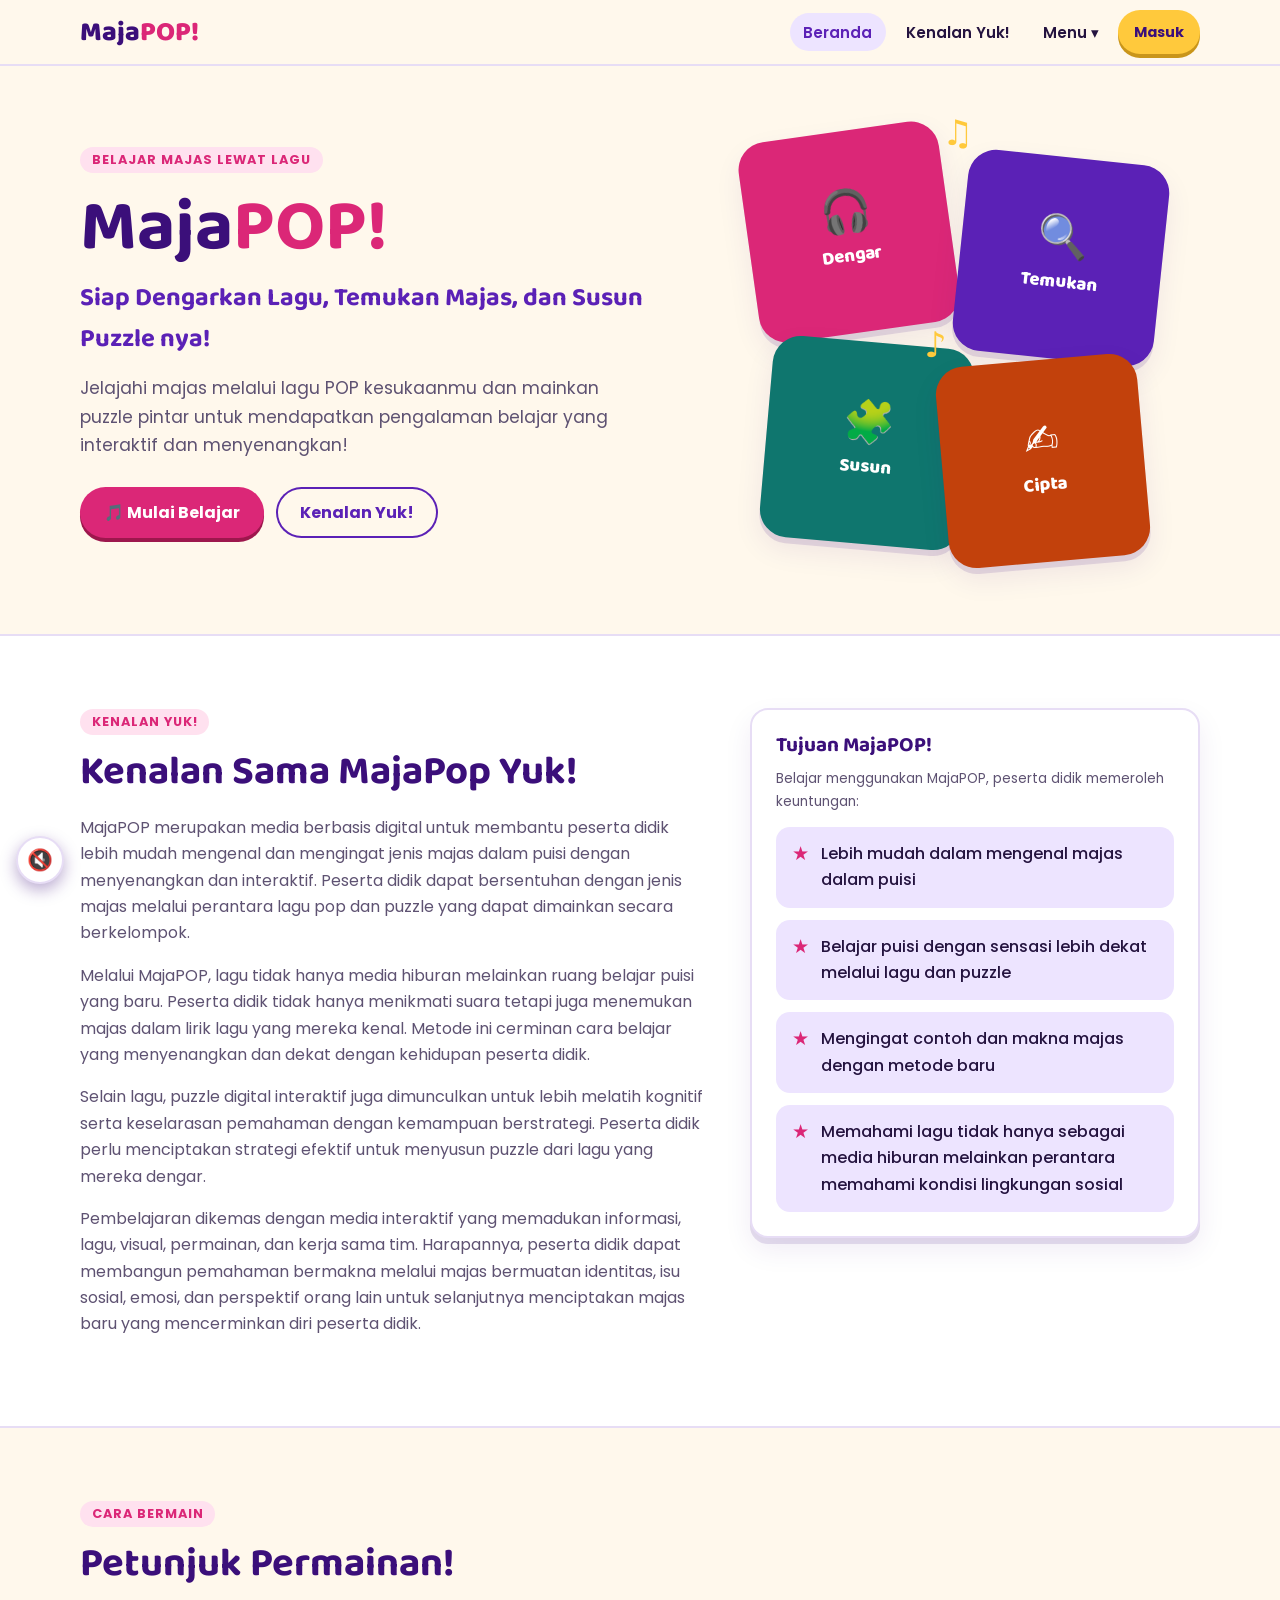
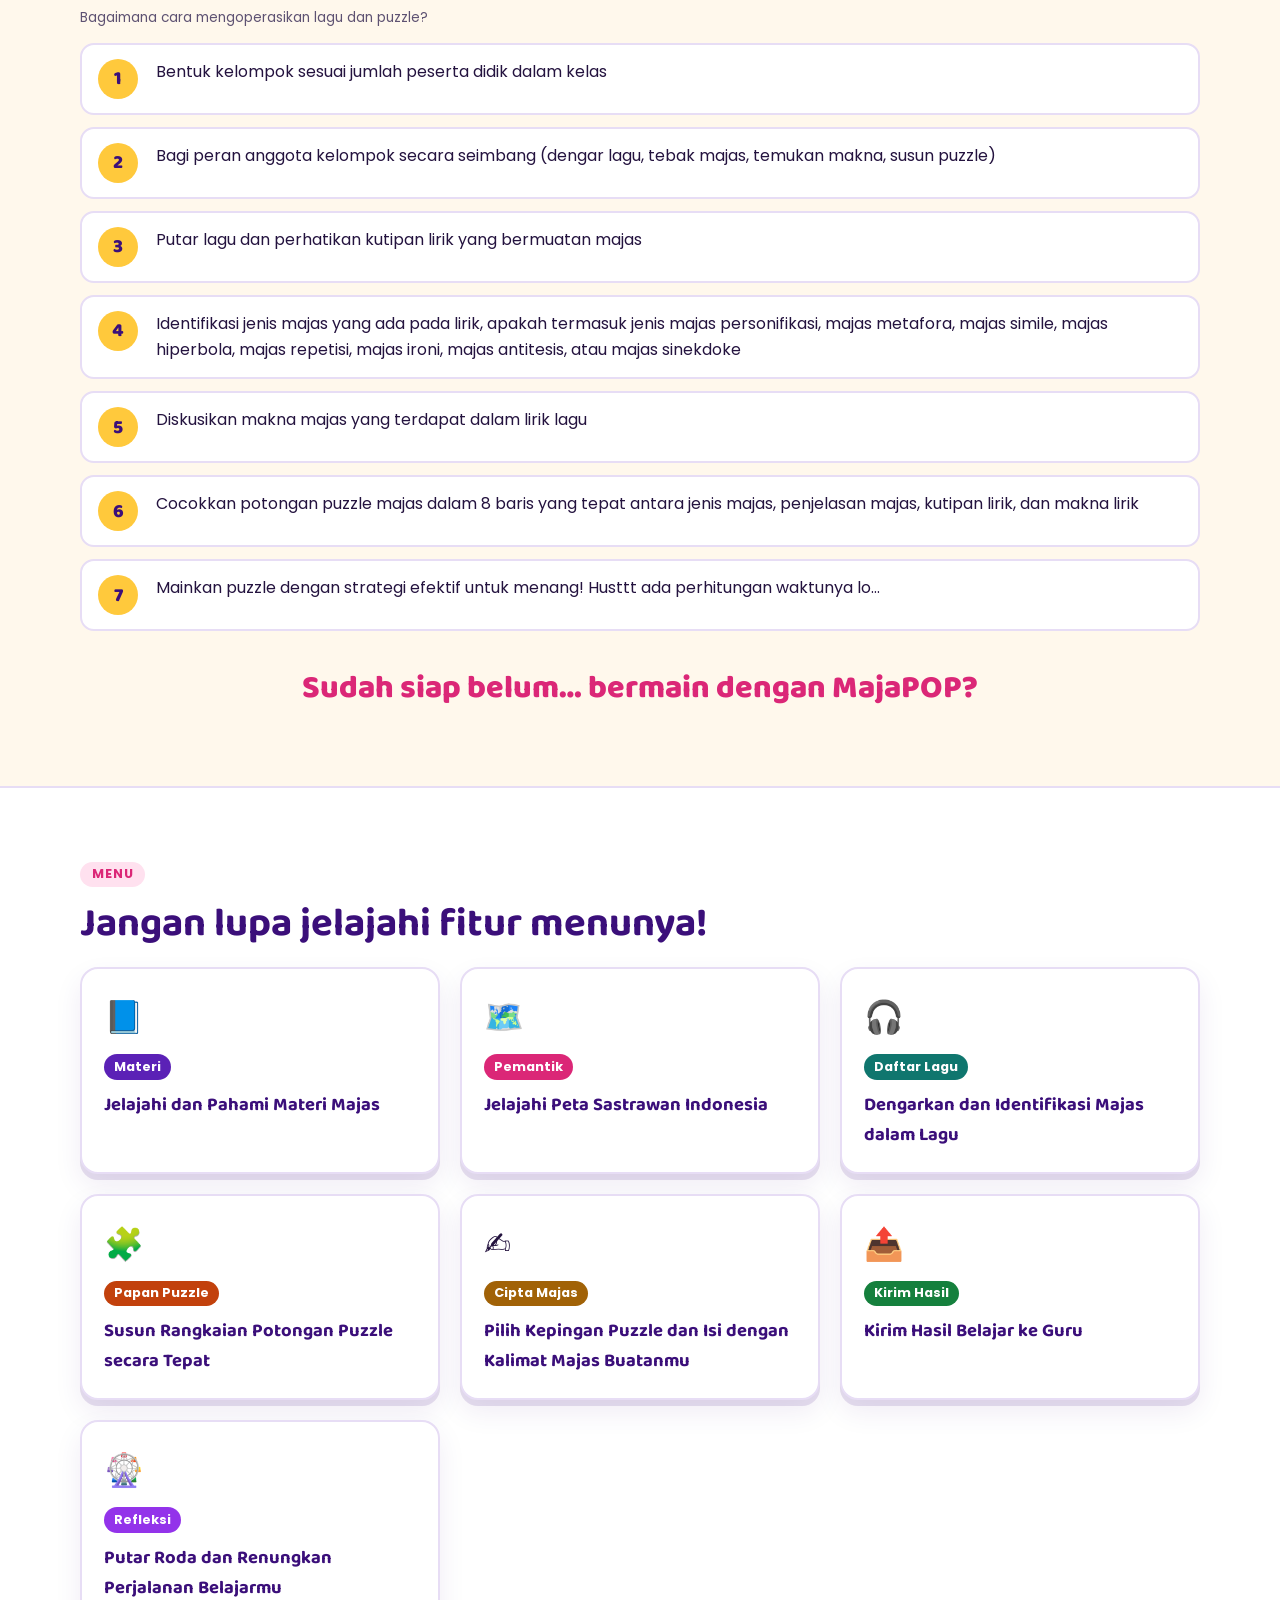
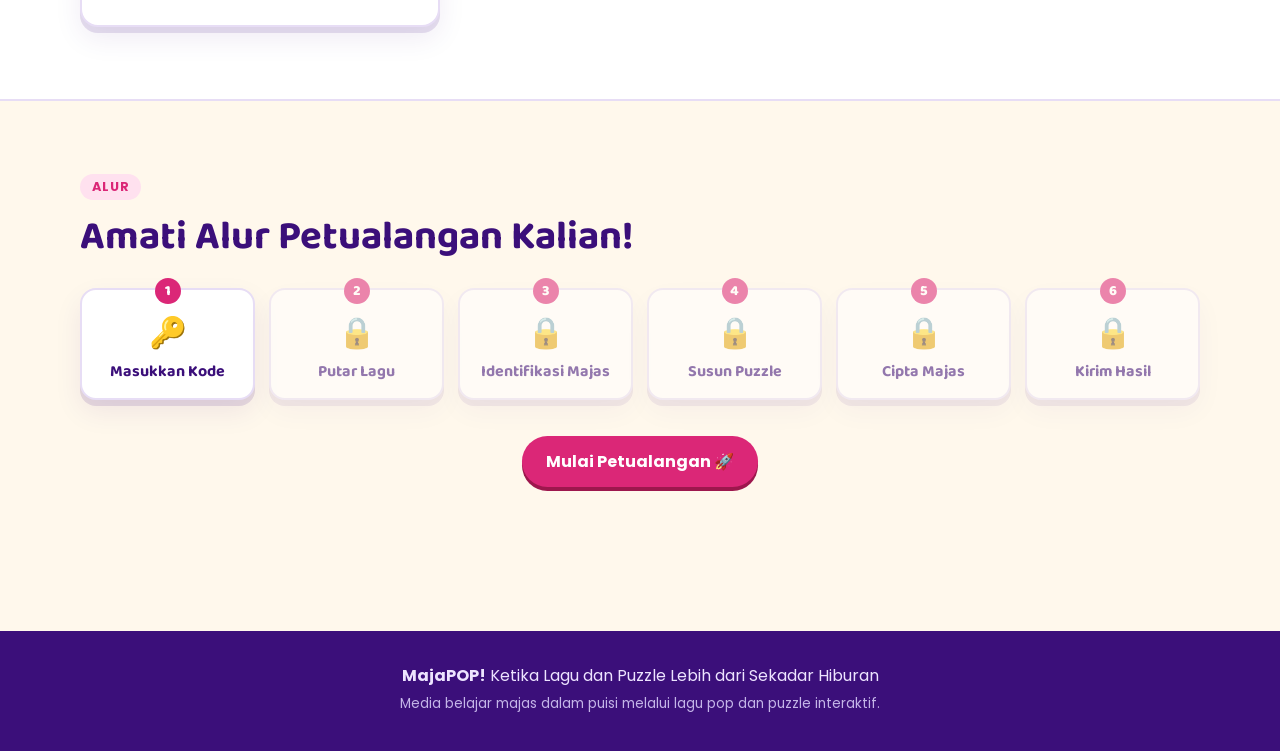
<file: index.html>
<!doctype html>
<html lang="id">
<head>
  <meta charset="utf-8">
  <meta name="viewport" content="width=device-width, initial-scale=1, viewport-fit=cover">
  <link rel="icon" type="image/png" href="icons/icon-192.png">
  <link rel="manifest" href="manifest.webmanifest">
  <meta name="theme-color" content="#FFF8EC">
  <link rel="apple-touch-icon" href="icons/apple-touch-icon.png">
  <meta name="apple-mobile-web-app-capable" content="yes">
  <meta name="mobile-web-app-capable" content="yes">
  <meta name="apple-mobile-web-app-title" content="MajaPOP!">
  <title>MajaPOP! – Ketika Lagu dan Puzzle Lebih dari Sekadar Hiburan</title>
  <meta name="description" content="Jelajahi majas melalui lagu POP kesukaanmu dan mainkan puzzle pintar.">
  <link rel="preconnect" href="https://fonts.googleapis.com">
  <link rel="preconnect" href="https://fonts.gstatic.com" crossorigin>
  <link href="https://fonts.googleapis.com/css2?family=Baloo+2:wght@600;700;800&family=Poppins:ital,wght@0,400;0,500;0,600;0,700;1,500&display=swap" rel="stylesheet">
  <link rel="stylesheet" href="css/style.css">
</head>
<body>
  <header id="site-header"></header>

  <main>
    <!-- Beranda / hero -->
    <section class="hero">
      <div class="container hero-grid">
        <div>
          <span class="label-atas">Belajar Majas Lewat Lagu</span>
          <h1>Maja<span>POP!</span></h1>
          <p class="tagline">Siap Dengarkan Lagu, Temukan Majas, dan Susun Puzzle nya!</p>
          <p class="lead">Jelajahi majas melalui lagu POP kesukaanmu dan mainkan puzzle pintar untuk mendapatkan pengalaman belajar yang interaktif dan menyenangkan!</p>
          <div class="aksi">
            <a class="btn" href="masuk.html">🎵 Mulai Belajar</a>
            <a class="btn btn-garis" href="#kenalan">Kenalan Yuk!</a>
          </div>
        </div>
        <div class="hero-art" aria-hidden="true">
          <div class="keping k1"><div><b>🎧</b>Dengar</div></div>
          <div class="keping k2"><div><b>🔍</b>Temukan</div></div>
          <div class="keping k3"><div><b>🧩</b>Susun</div></div>
          <div class="keping k4"><div><b>✍️</b>Cipta</div></div>
          <span class="nada" style="top:44%;left:44%">♪</span>
          <span class="nada" style="top:-4%;left:48%;animation-delay:-2s">♫</span>
        </div>
      </div>
    </section>

    <!-- Kenalan -->
    <section class="bagian bagian-alt" id="kenalan">
      <div class="container kenalan-grid">
        <div class="kenalan-teks">
          <span class="label-atas">Kenalan Yuk!</span>
          <h2>Kenalan Sama MajaPop Yuk!</h2>
          <p>MajaPOP merupakan media berbasis digital untuk membantu peserta didik lebih mudah mengenal dan mengingat jenis majas dalam puisi dengan menyenangkan dan interaktif. Peserta didik dapat bersentuhan dengan jenis majas melalui perantara lagu pop dan puzzle yang dapat dimainkan secara berkelompok.</p>
          <p>Melalui MajaPOP, lagu tidak hanya media hiburan melainkan ruang belajar puisi yang baru. Peserta didik tidak hanya menikmati suara tetapi juga menemukan majas dalam lirik lagu yang mereka kenal. Metode ini cerminan cara belajar yang menyenangkan dan dekat dengan kehidupan peserta didik.</p>
          <p>Selain lagu, puzzle digital interaktif juga dimunculkan untuk lebih melatih kognitif serta keselarasan pemahaman dengan kemampuan berstrategi. Peserta didik perlu menciptakan strategi efektif untuk menyusun puzzle dari lagu yang mereka dengar.</p>
          <p>Pembelajaran dikemas dengan media interaktif yang memadukan informasi, lagu, visual, permainan, dan kerja sama tim. Harapannya, peserta didik dapat membangun pemahaman bermakna melalui majas bermuatan identitas, isu sosial, emosi, dan perspektif orang lain untuk selanjutnya menciptakan majas baru yang mencerminkan diri peserta didik.</p>
        </div>
        <div class="kartu">
          <h3>Tujuan MajaPOP!</h3>
          <p class="kecil">Belajar menggunakan MajaPOP, peserta didik memeroleh keuntungan:</p>
          <ul class="tujuan-list">
            <li>Lebih mudah dalam mengenal majas dalam puisi</li>
            <li>Belajar puisi dengan sensasi lebih dekat melalui lagu dan puzzle</li>
            <li>Mengingat contoh dan makna majas dengan metode baru</li>
            <li>Memahami lagu tidak hanya sebagai media hiburan melainkan perantara memahami kondisi lingkungan sosial</li>
          </ul>
        </div>
      </div>
    </section>

    <!-- Petunjuk -->
    <section class="bagian" id="petunjuk">
      <div class="container">
        <span class="label-atas">Cara Bermain</span>
        <h2>Petunjuk Permainan!</h2>
        <p class="kecil">Bagaimana cara mengoperasikan lagu dan puzzle?</p>
        <ol class="petunjuk-list">
          <li>Bentuk kelompok sesuai jumlah peserta didik dalam kelas</li>
          <li>Bagi peran anggota kelompok secara seimbang (dengar lagu, tebak majas, temukan makna, susun puzzle)</li>
          <li>Putar lagu dan perhatikan kutipan lirik yang bermuatan majas</li>
          <li>Identifikasi jenis majas yang ada pada lirik, apakah termasuk jenis majas personifikasi, majas metafora, majas simile, majas hiperbola, majas repetisi, majas ironi, majas antitesis, atau majas sinekdoke</li>
          <li>Diskusikan makna majas yang terdapat dalam lirik lagu</li>
          <li>Cocokkan potongan puzzle majas dalam 8 baris yang tepat antara jenis majas, penjelasan majas, kutipan lirik, dan makna lirik</li>
          <li>Mainkan puzzle dengan strategi efektif untuk menang! Husttt ada perhitungan waktunya lo…</li>
        </ol>
        <p class="ajakan">Sudah siap belum… bermain dengan MajaPOP?</p>
      </div>
    </section>

    <!-- Fitur menu -->
    <section class="bagian bagian-alt" id="fitur">
      <div class="container">
        <span class="label-atas">Menu</span>
        <h2>Jangan lupa jelajahi fitur menunya!</h2>
        <div class="fitur-grid" id="fitur-grid"></div>
      </div>
    </section>

    <!-- Alur -->
    <section class="bagian" id="alur">
      <div class="container">
        <span class="label-atas">Alur</span>
        <h2>Amati Alur Petualangan Kalian!</h2>
        <div class="alur" id="alur-grid" style="margin-top:28px"></div>
        <div class="aksi" style="justify-content:center;margin-top:36px">
          <a class="btn" href="masuk.html">Mulai Petualangan 🚀</a>
        </div>
      </div>
    </section>
  </main>

  <footer id="site-footer"></footer>

  <script src="js/data.js"></script>
  <script src="js/app.js"></script>
  <script src="js/firebase-config.js"></script>
  <script src="js/sesi.js"></script>
  <script>
    document.getElementById('fitur-grid').innerHTML = FITUR.map((f) => `
      <a class="fitur" href="${f.href}">
        <span class="ikon">${f.ikon}</span>
        <span class="nama">${esc(f.label)}</span>
        <span class="judul">${esc(f.judul)}</span>
      </a>`).join('');

    // Alur mengikuti kunci stepper: langkah yang belum terbuka tidak bisa diklik.
    const stateAlur = loadState();
    document.getElementById('alur-grid').innerHTML = daftarLangkah(stateAlur).map((l, i) => {
      const terbuka = langkahTerbuka(stateAlur, i) && (i === 0 || !sesiTidakBerjalan(stateAlur));
      return terbuka
        ? `<a href="${l.href}"><span class="ikon">${l.ikon}</span><span class="nama">${esc(l.label)}</span></a>`
        : `<a class="terkunci" aria-disabled="true" title="Terkunci"><span class="ikon">🔒</span><span class="nama">${esc(l.label)}</span></a>`;
    }).join('');
  </script>
</body>
</html>
</file>
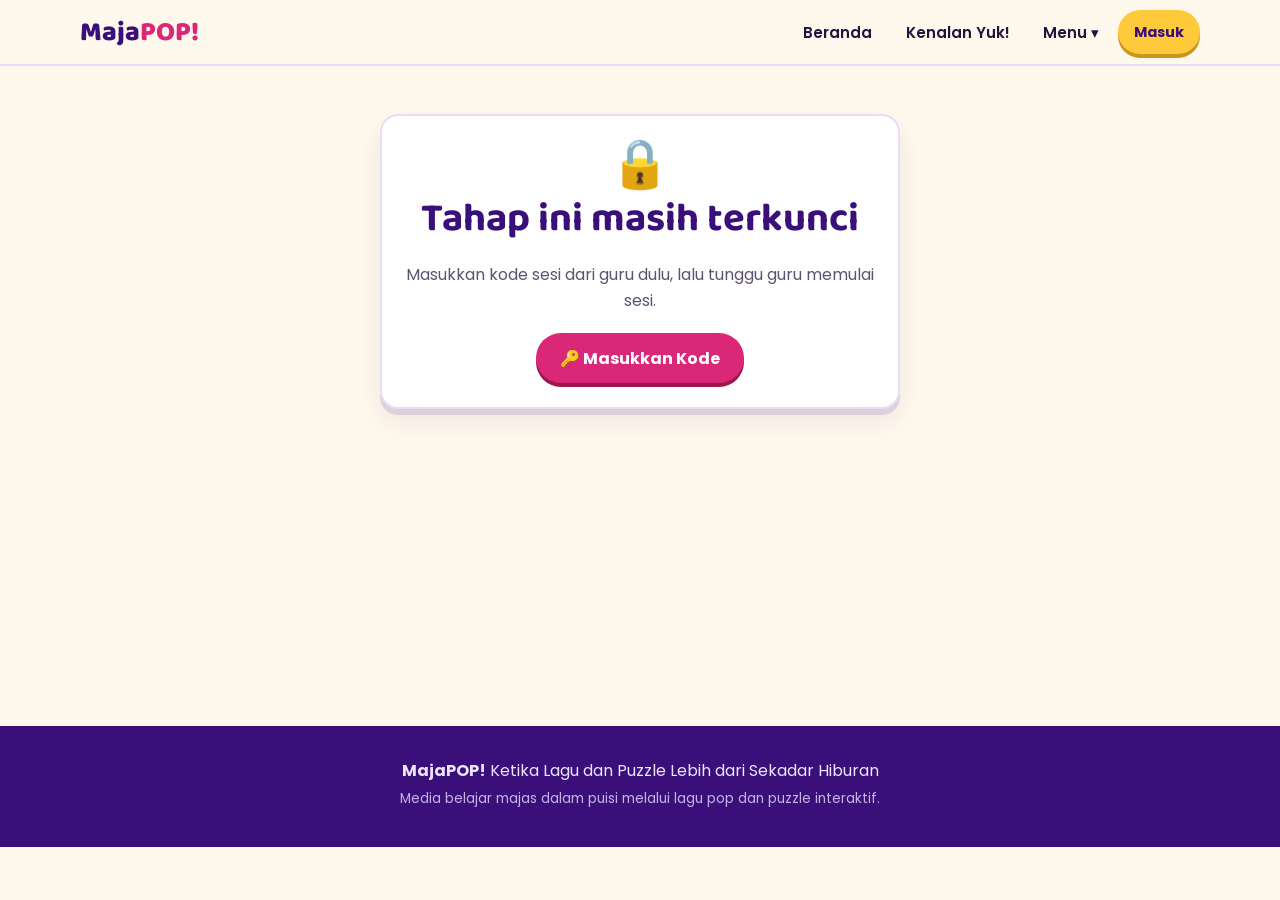
<file: cipta.html>
<!doctype html>
<html lang="id">
<head>
  <meta charset="utf-8">
  <meta name="viewport" content="width=device-width, initial-scale=1, viewport-fit=cover">
  <link rel="icon" type="image/png" href="icons/icon-192.png">
  <link rel="manifest" href="manifest.webmanifest">
  <meta name="theme-color" content="#FFF8EC">
  <link rel="apple-touch-icon" href="icons/apple-touch-icon.png">
  <meta name="apple-mobile-web-app-capable" content="yes">
  <meta name="mobile-web-app-capable" content="yes">
  <meta name="apple-mobile-web-app-title" content="MajaPOP!">
  <title>Cipta Majas – MajaPOP!</title>
  <link rel="preconnect" href="https://fonts.googleapis.com">
  <link rel="preconnect" href="https://fonts.gstatic.com" crossorigin>
  <link href="https://fonts.googleapis.com/css2?family=Baloo+2:wght@600;700;800&family=Poppins:ital,wght@0,400;0,500;0,600;0,700;1,500&display=swap" rel="stylesheet">
  <link rel="stylesheet" href="css/style.css">
</head>
<body>
  <header id="site-header"></header>

  <main class="container">
    <div id="stepper" data-aktif="cipta"></div>
    <div id="banner-tim"></div>

    <section class="halaman-judul">
      <span class="label-atas">Langkah 5</span>
      <h1 style="font-size:clamp(2rem,5vw,3rem)">Isi Potongan Puzzle ✍️</h1>
      <p>Pilih kepingan puzzle dan isi dengan kalimat majas buatanmu! Ciptakan majas baru yang mencerminkan diri kalian: tentang identitas, isu sosial, emosi, atau perspektif orang lain.</p>
    </section>

    <details class="kartu rubrik-siswa">
      <summary>📋 Bagaimana kalimat majasmu dinilai guru?</summary>
      <p class="kecil">Setiap kalimat diberi skor 1–4 (kurang, cukup, baik, sangat baik) untuk lima indikator berikut, lalu dihitung sesuai bobotnya.</p>
      <ol class="rubrik-siswa-daftar" id="rubrik-siswa"></ol>
    </details>

    <h3>1. Pilih kepingan jenis majas</h3>
    <div class="pilih-keping" id="pilih-keping"></div>

    <form id="form-cipta" class="kartu" style="margin-top:24px" hidden>
      <div id="petunjuk-majas" class="umpan" style="background:var(--ungu-muda);margin:0 0 18px"></div>
      <div class="dua-kolom">
        <div class="field">
          <label for="tema">2. Tema</label>
          <select id="tema">
            <option>Identitas</option>
            <option>Isu sosial</option>
            <option>Emosi</option>
            <option>Perspektif orang lain</option>
          </select>
        </div>
      </div>
      <div class="field">
        <label for="kalimat">3. Tulis kalimat majas buatanmu</label>
        <textarea id="kalimat" maxlength="300" placeholder="Tulis kalimat majasmu di sini…"></textarea>
      </div>
      <div class="aksi" style="justify-content:flex-end">
        <button type="submit" class="btn">🧩 Pasang Kepingan</button>
      </div>
    </form>

    <section style="margin-top:36px">
      <h3>Kepingan majas buatan kelompok</h3>
      <div class="ciptaan-list" id="ciptaan-list"></div>
    </section>

    <div class="aksi" style="justify-content:center;margin-top:32px">
      <a class="btn" id="ke-unggah" href="unggah.html">Lanjut Kirim Hasil →</a>
    </div>
  </main>

  <footer id="site-footer"></footer>

  <script src="js/data.js"></script>
  <script src="js/app.js"></script>
  <script src="js/firebase-config.js"></script>
  <script src="js/sesi.js"></script>
  <script src="js/cipta.js"></script>
</body>
</html>
</file>
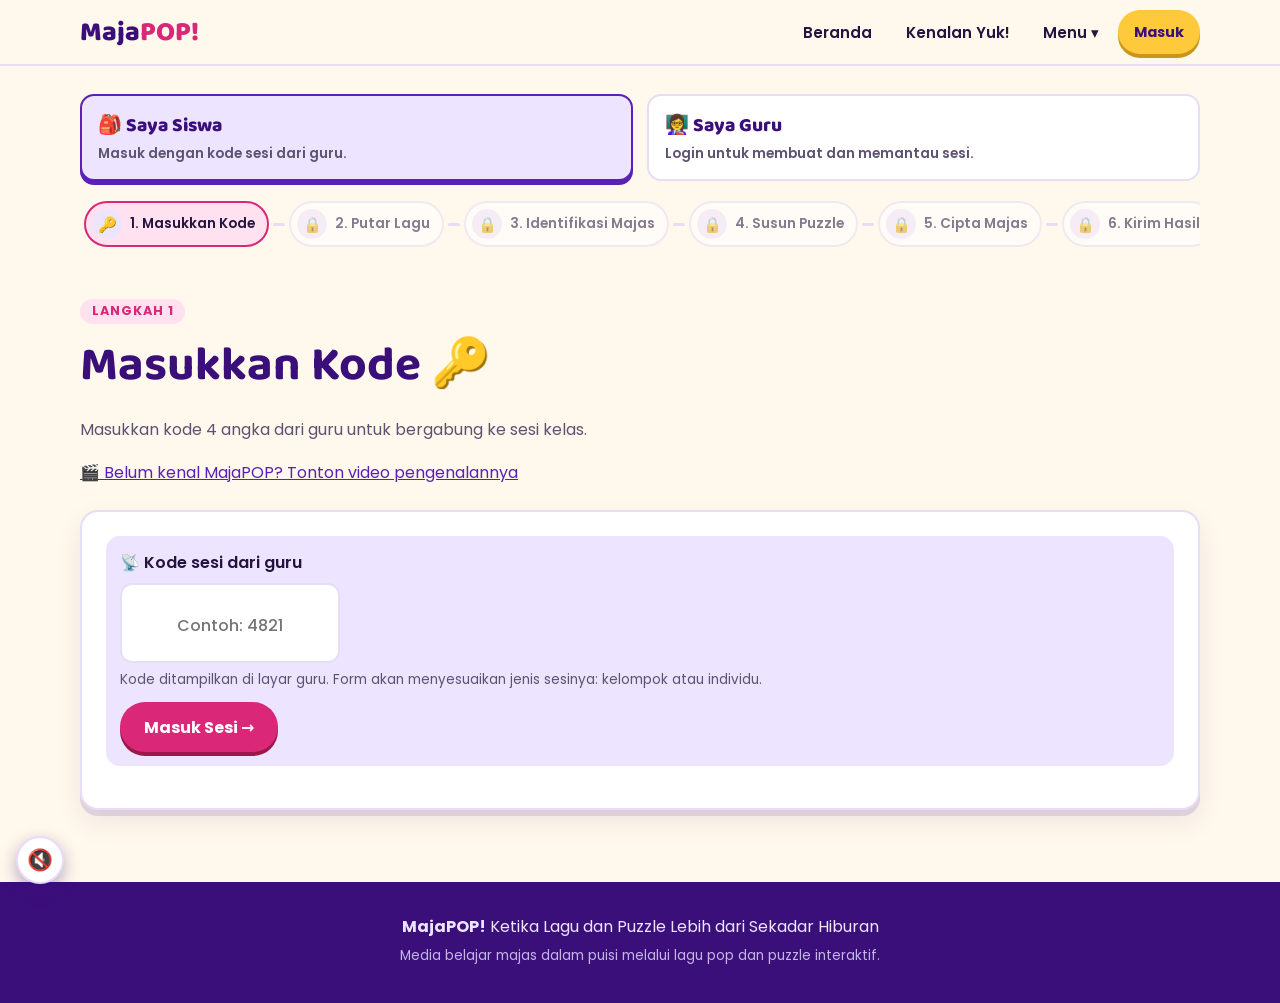
<file: masuk.html>
<!doctype html>
<html lang="id">
<head>
  <meta charset="utf-8">
  <meta name="viewport" content="width=device-width, initial-scale=1, viewport-fit=cover">
  <link rel="icon" type="image/png" href="icons/icon-192.png">
  <link rel="manifest" href="manifest.webmanifest">
  <meta name="theme-color" content="#FFF8EC">
  <link rel="apple-touch-icon" href="icons/apple-touch-icon.png">
  <meta name="apple-mobile-web-app-capable" content="yes">
  <meta name="mobile-web-app-capable" content="yes">
  <meta name="apple-mobile-web-app-title" content="MajaPOP!">
  <title>Masukkan Kode – MajaPOP!</title>
  <link rel="preconnect" href="https://fonts.googleapis.com">
  <link rel="preconnect" href="https://fonts.gstatic.com" crossorigin>
  <link href="https://fonts.googleapis.com/css2?family=Baloo+2:wght@600;700;800&family=Poppins:ital,wght@0,400;0,500;0,600;0,700;1,500&display=swap" rel="stylesheet">
  <link rel="stylesheet" href="css/style.css">
</head>
<body>
  <header id="site-header"></header>

  <main class="container">
    <div class="pilih-mode pilih-peran" role="radiogroup" aria-label="Masuk sebagai">
      <label class="mode-kartu">
        <input type="radio" name="peran" value="siswa" checked>
        <b>🎒 Saya Siswa</b>
        <span>Masuk dengan kode sesi dari guru.</span>
      </label>
      <label class="mode-kartu">
        <input type="radio" name="peran" value="guru">
        <b>👩‍🏫 Saya Guru</b>
        <span>Login untuk membuat dan memantau sesi.</span>
      </label>
    </div>

    <div id="panel-siswa">
      <div id="stepper" data-aktif="tim"></div>

      <section class="halaman-judul">
        <span class="label-atas">Langkah 1</span>
        <h1 style="font-size:clamp(2rem,5vw,3rem)" id="judul">Masukkan Kode 🔑</h1>
        <p id="subjudul">Masukkan kode 4 angka dari guru untuk bergabung ke sesi kelas.</p>
        <p id="link-video" hidden><a href="emodul.html#video">🎬 Belum kenal MajaPOP? Tonton video pengenalannya</a></p>
      </section>

      <form id="form-tim" class="kartu" novalidate>
        <div class="field kode-sesi" id="field-kode" hidden>
          <label for="kode">📡 Kode sesi dari guru</label>
          <input type="text" id="kode" inputmode="numeric" pattern="[0-9]*" maxlength="4" placeholder="Contoh: 4821" autocomplete="off">
          <p class="kecil" style="margin:6px 0 0">Kode ditampilkan di layar guru. Form akan menyesuaikan jenis sesinya: kelompok atau individu.</p>
          <div class="aksi"><button type="button" class="btn" id="cek-kode">Masuk Sesi →</button></div>
        </div>

        <div id="isian" hidden>
          <div class="info-sesi" id="info-sesi" hidden>
            <span id="info-sesi-teks"></span>
            <button type="button" id="ganti-kode">Ganti kode</button>
          </div>

          <div class="field">
            <label for="tim" id="label-tim">Nama kelompok</label>
            <input type="text" id="tim" maxlength="40" placeholder="Contoh: Kelompok Pelangi" required>
          </div>

          <div class="field" id="field-absen" hidden>
            <label for="absen">No. absen <span class="kecil">(opsional)</span></label>
            <input type="text" id="absen" inputmode="numeric" pattern="[0-9]*" maxlength="2" placeholder="Contoh: 12" autocomplete="off" style="max-width:160px">
          </div>

          <div id="bagian-kelompok">
            <div class="field">
              <label>Anggota kelompok</label>
              <div id="anggota-list"></div>
              <button type="button" class="btn btn-kecil btn-garis" id="tambah-anggota">+ Tambah anggota</button>
            </div>

            <div class="field" id="field-peran">
              <div class="aksi" style="justify-content:space-between;margin-bottom:10px">
                <label style="margin:0">Pembagian peran</label>
                <button type="button" class="btn btn-kecil btn-kuning" id="acak-peran">🎲 Bagi otomatis</button>
              </div>
              <div class="peran-grid" id="peran-grid"></div>
            </div>
          </div>

          <div class="aksi aksi-lekat" style="justify-content:flex-end">
            <button type="submit" class="btn" id="tombol-lanjut">Simpan &amp; Lanjut Putar Lagu →</button>
          </div>
        </div>
      </form>
    </div>

    <!-- Masuk sebagai guru (akun Firebase Authentication, lihat js/sesi.js) -->
    <div id="panel-guru" hidden>
      <section class="halaman-judul">
        <span class="label-atas">Untuk Guru</span>
        <h1 style="font-size:clamp(2rem,5vw,3rem)">Masuk Guru 👩‍🏫</h1>
        <p>Login untuk membuat kode sesi dan memantau peringkat kelas secara langsung.</p>
      </section>

      <form id="form-guru" class="kartu form-guru" novalidate>
        <div id="guru-login">
          <div class="field">
            <label for="username">Username</label>
            <input type="text" id="username" maxlength="60" autocomplete="username" autocapitalize="words" spellcheck="false" placeholder="Nama akun guru">
          </div>
          <div class="field">
            <label for="password">Password</label>
            <div class="input-sandi">
              <input type="password" id="password" maxlength="100" autocomplete="current-password" placeholder="Password">
              <button type="button" id="lihat-sandi" aria-label="Tampilkan password" aria-pressed="false">👁</button>
            </div>
          </div>
          <div class="aksi"><button type="submit" class="btn" id="masuk-guru">Masuk sebagai Guru →</button></div>
        </div>
        <div id="guru-sudah" hidden>
          <p style="margin-top:0">✅ Kamu sudah masuk sebagai <b id="nama-guru"></b>.</p>
          <div class="aksi">
            <a class="btn" href="guru.html">📡 Buka Dashboard</a>
            <button type="button" class="btn btn-garis" id="keluar-guru">🚪 Keluar</button>
          </div>
        </div>
      </form>
    </div>
  </main>

  <footer id="site-footer"></footer>

  <script src="js/data.js"></script>
  <script src="js/app.js"></script>
  <script src="js/firebase-config.js"></script>
  <script src="js/sesi.js"></script>
  <script>
    // Pilih peran: Siswa (kode sesi) atau Guru (login). Link/QR guru (?kode=) selalu ke Siswa.
    const param = new URLSearchParams(location.search);
    const peranAwal = param.get('peran') === 'guru' && !param.get('kode') ? 'guru' : 'siswa';

    const state = loadState();
    const listEl = document.getElementById('anggota-list');
    const peranEl = document.getElementById('peran-grid');
    const timEl = document.getElementById('tim');
    const absenEl = document.getElementById('absen');
    const kodeEl = document.getElementById('kode');
    const cekEl = document.getElementById('cek-kode');
    // Siswa yang masuk lewat QR guru langsung ke sini: tawarkan video pengenalan di halaman Materi.
    document.getElementById('link-video').hidden = !(PENGATURAN.videoPengenalan || (PENGATURAN.infografis || []).length);
    timEl.value = state.tim;
    absenEl.value = state.absen || '';

    // Sesi Kelas: kode dari guru wajib diisi dulu, lalu form mengikuti jenis sesinya (kelompok / individu).
    // Tanpa Firebase, form kelompok langsung tampil seperti biasa.
    const pakaiSesi = SESI.aktif();
    let sesiDipilih = null;
    let modeForm = state.tim ? SESI.modeSesi(state.sesi) : null;
    let urutanCek = 0;

    function individu() {
      return Boolean(sesiDipilih && sesiDipilih.mode === 'individu');
    }

    function tampilkanForm(sesi) {
      sesiDipilih = sesi;
      const mode = sesi ? sesi.mode : 'kelompok';
      // Pindah jenis sesi: isian lama (nama kelompok/anggota atau nama siswa) dikosongkan.
      if (modeForm && modeForm !== mode) {
        timEl.value = '';
        absenEl.value = '';
        listEl.innerHTML = '';
        ['', '', '', ''].forEach((a) => barisAnggota(a));
        renderPeran({});
      }
      modeForm = mode;
      const indiv = mode === 'individu';
      document.getElementById('judul').textContent = indiv ? 'Data Diri 👤' : 'Masukkan Kode 🔑';
      document.getElementById('subjudul').textContent = indiv
        ? 'Sesi ini dikerjakan sendiri. Tulis nama dan no. absenmu (opsional) agar progresmu muncul di layar guru.'
        : 'Bentuk kelompok, tulis nama anggota, lalu bagi peran secara seimbang: dengar lagu, tebak majas, temukan makna, dan susun puzzle.';
      document.getElementById('label-tim').textContent = indiv ? 'Nama siswa' : 'Nama kelompok';
      timEl.placeholder = indiv ? 'Contoh: Ayu Lestari' : 'Contoh: Kelompok Pelangi';
      document.getElementById('field-absen').hidden = !indiv;
      document.getElementById('bagian-kelompok').hidden = indiv;
      document.getElementById('info-sesi').hidden = !sesi;
      if (sesi) document.getElementById('info-sesi-teks').textContent = `📡 Sesi ${sesi.kode} · ${indiv ? '👤 Individu' : '👥 Kelompok'}${sesi.kelas ? ` · 🏫 ${sesi.kelas}` : ''}`;
      document.getElementById('field-kode').hidden = Boolean(sesi) || !pakaiSesi;
      document.getElementById('isian').hidden = false;
    }

    function tutupForm() {
      urutanCek++;
      sesiDipilih = null;
      document.getElementById('isian').hidden = true;
      document.getElementById('field-kode').hidden = false;
      document.getElementById('judul').textContent = 'Masukkan Kode 🔑';
      document.getElementById('subjudul').textContent = 'Masukkan kode 4 angka dari guru untuk bergabung ke sesi kelas.';
    }

    async function cekKode() {
      const kode = kodeEl.value.trim();
      if (!/^\d{4}$/.test(kode)) { toast('Masukkan kode sesi 4 angka dari guru.'); kodeEl.focus(); return; }
      const ke = ++urutanCek;
      cekEl.disabled = true;
      cekEl.textContent = 'Memeriksa kode…';
      try {
        const sesi = await SESI.gabung(kode);
        if (ke !== urutanCek) return; // kode sudah diganti saat menunggu
        tampilkanForm(sesi);
        timEl.focus();
      } catch (err) {
        if (ke !== urutanCek) return;
        toast(err.message);
        kodeEl.focus();
      } finally {
        cekEl.disabled = false;
        cekEl.textContent = 'Masuk Sesi →';
      }
    }

    function barisAnggota(nama = '') {
      const div = document.createElement('div');
      div.className = 'anggota-baris';
      div.innerHTML = `<input type="text" maxlength="40" placeholder="Nama anggota" value="${esc(nama)}">
        <button type="button" class="btn-hapus" aria-label="Hapus anggota">✕</button>`;
      div.querySelector('input').addEventListener('input', () => renderPeran());
      div.querySelector('.btn-hapus').addEventListener('click', () => {
        if (listEl.children.length > 1) { div.remove(); renderPeran(); }
      });
      listEl.appendChild(div);
    }

    function daftarAnggota() {
      return [...listEl.querySelectorAll('input')].map((i) => i.value.trim()).filter(Boolean);
    }

    function renderPeran(pilihan) {
      const anggota = daftarAnggota();
      const sekarang = pilihan || Object.fromEntries(PERAN.map((p) => [p.id, peranEl.querySelector(`#peran-${p.id}`)?.value || '']));
      peranEl.innerHTML = PERAN.map((p) => `
        <div class="peran-kartu">
          <label for="peran-${p.id}">${p.ikon} ${p.label}</label>
          <select id="peran-${p.id}">
            <option value="">— pilih anggota —</option>
            ${anggota.map((a) => `<option ${a === sekarang[p.id] ? 'selected' : ''}>${esc(a)}</option>`).join('')}
          </select>
        </div>`).join('');
    }

    (state.anggota.length && modeForm === 'kelompok' ? state.anggota : ['', '', '', '']).forEach((a) => barisAnggota(a));
    renderPeran(modeForm === 'kelompok' ? state.peran : {});

    if (pakaiSesi) {
      document.getElementById('field-kode').hidden = false;
      // Kode bisa terisi otomatis dari link/QR guru (?kode=1234) atau dari sesi terakhir.
      const dariLink = new URLSearchParams(location.search).get('kode');
      kodeEl.value = (dariLink && /^\d{4}$/.test(dariLink)) ? dariLink : (state.sesi ? state.sesi.kode : '');
      kodeEl.addEventListener('input', () => {
        kodeEl.value = kodeEl.value.replace(/\D/g, '').slice(0, 4);
        if (kodeEl.value.length === 4) cekKode();
      });
      cekEl.addEventListener('click', cekKode);
      document.getElementById('ganti-kode').addEventListener('click', () => { tutupForm(); kodeEl.select(); kodeEl.focus(); });
      if (kodeEl.value && peranAwal === 'siswa') cekKode();
    } else {
      tampilkanForm(null);
    }

    absenEl.addEventListener('input', () => { absenEl.value = absenEl.value.replace(/\D/g, '').slice(0, 2); });

    document.getElementById('tambah-anggota').addEventListener('click', () => {
      barisAnggota();
      listEl.lastElementChild.querySelector('input').focus();
    });

    // Bagi peran seimbang: anggota diacak lalu dibagikan bergiliran.
    document.getElementById('acak-peran').addEventListener('click', () => {
      const anggota = acak(daftarAnggota());
      if (!anggota.length) { toast('Tulis nama anggota dulu ya!'); return; }
      const hasil = {};
      PERAN.forEach((p, i) => { hasil[p.id] = anggota[i % anggota.length]; });
      renderPeran(hasil);
    });

    document.getElementById('form-tim').addEventListener('submit', async (e) => {
      e.preventDefault();
      // Enter di kotak kode: periksa kodenya dulu.
      if (document.getElementById('isian').hidden) { cekKode(); return; }
      if (pakaiSesi && !sesiDipilih) { toast('Masukkan kode sesi dari guru dulu.'); return; }

      const indiv = individu();
      const nama = timEl.value.trim();
      // Kelas ditentukan guru saat membuat kode sesi.
      const kelas = sesiDipilih ? sesiDipilih.kelas || '' : '';
      let anggota, peran, absen = '';
      if (indiv) {
        absen = absenEl.value ? Number(absenEl.value) : '';
        if (!nama) { toast('Nama siswa belum diisi.'); timEl.focus(); return; }
        if (absen !== '' && !(absen >= 1 && absen <= 99)) { toast('No. absen harus 1–99, atau kosongkan saja.'); absenEl.focus(); return; }
        anggota = [nama];
        peran = Object.fromEntries(PERAN.map((p) => [p.id, nama])); // semua peran dikerjakan sendiri
      } else {
        anggota = daftarAnggota();
        if (!nama) { toast('Nama kelompok belum diisi.'); timEl.focus(); return; }
        if (!anggota.length) { toast('Isi minimal satu nama anggota.'); return; }
        peran = Object.fromEntries(PERAN.map((p) => [p.id, document.getElementById(`peran-${p.id}`).value]));
        if (PERAN.some((p) => !peran[p.id])) { toast('Semua peran harus punya anggota. Coba "Bagi otomatis".'); return; }
      }

      updateState((s) => {
        // Kode sesi berbeda dari sebelumnya: mulai dari awal. Kode sama: lanjutkan progres.
        if (sesiDipilih && (!s.sesi || s.sesi.kode !== sesiDipilih.kode)) resetProgres(s);
        s.tim = nama;
        s.kelas = kelas;
        s.anggota = anggota;
        s.peran = peran;
        s.absen = absen;
        s.sesi = sesiDipilih;
      });
      tandaiSelesai('tim');
      if (sesiDipilih) await SESI.kirimSegera(); // pastikan langsung muncul di dashboard guru
      location.href = 'lagu.html';
    });

    // ---------- Masuk sebagai guru ----------
    const usernameEl = document.getElementById('username');
    const passwordEl = document.getElementById('password');
    const lihatEl = document.getElementById('lihat-sandi');

    async function cekAkunGuru() {
      let sudah = false;
      try { sudah = await SESI.guruMasuk(); } catch (e) { /* offline / Firebase belum diatur: tampilkan form login */ }
      document.getElementById('nama-guru').textContent = SESI.namaGuru();
      document.getElementById('guru-login').hidden = sudah;
      document.getElementById('guru-sudah').hidden = !sudah;
      if (!sudah && !document.getElementById('panel-guru').hidden) usernameEl.focus();
    }

    function pilihPeran(peran) {
      document.getElementById('panel-siswa').hidden = peran !== 'siswa';
      document.getElementById('panel-guru').hidden = peran !== 'guru';
      document.title = peran === 'guru' ? 'Masuk Guru – MajaPOP!' : 'Masukkan Kode – MajaPOP!';
      if (peran === 'guru') cekAkunGuru();
      // Kode dari sesi terakhir baru diperiksa saat panel Siswa dibuka.
      else if (pakaiSesi && kodeEl.value && !sesiDipilih) cekKode();
    }

    document.querySelectorAll('input[name="peran"]').forEach((r) => {
      r.checked = r.value === peranAwal;
      r.addEventListener('change', () => pilihPeran(r.value));
    });
    if (peranAwal === 'guru') pilihPeran('guru');

    lihatEl.addEventListener('click', () => {
      const lihat = passwordEl.type === 'password';
      passwordEl.type = lihat ? 'text' : 'password';
      lihatEl.setAttribute('aria-pressed', lihat);
      lihatEl.setAttribute('aria-label', lihat ? 'Sembunyikan password' : 'Tampilkan password');
      lihatEl.textContent = lihat ? '🙈' : '👁';
    });

    document.getElementById('form-guru').addEventListener('submit', async (e) => {
      e.preventDefault();
      if (!usernameEl.value.trim()) { toast('Username belum diisi.'); usernameEl.focus(); return; }
      if (!passwordEl.value) { toast('Password belum diisi.'); passwordEl.focus(); return; }
      const tombol = document.getElementById('masuk-guru');
      tombol.disabled = true;
      tombol.textContent = 'Memeriksa…';
      try {
        await SESI.masukGuru(usernameEl.value, passwordEl.value);
        location.href = 'guru.html';
      } catch (err) {
        toast(err.message || 'Gagal masuk. Coba lagi.');
        passwordEl.select();
        tombol.disabled = false;
        tombol.textContent = 'Masuk sebagai Guru →';
      }
    });

    document.getElementById('keluar-guru').addEventListener('click', async () => {
      try { await SESI.keluarGuru(); toast('Sudah keluar dari akun guru.'); } catch (e) { toast('Gagal keluar. Periksa koneksi internet.'); }
      passwordEl.value = '';
      renderHeader();
      cekAkunGuru();
    });
  </script>
</body>
</html>
</file>
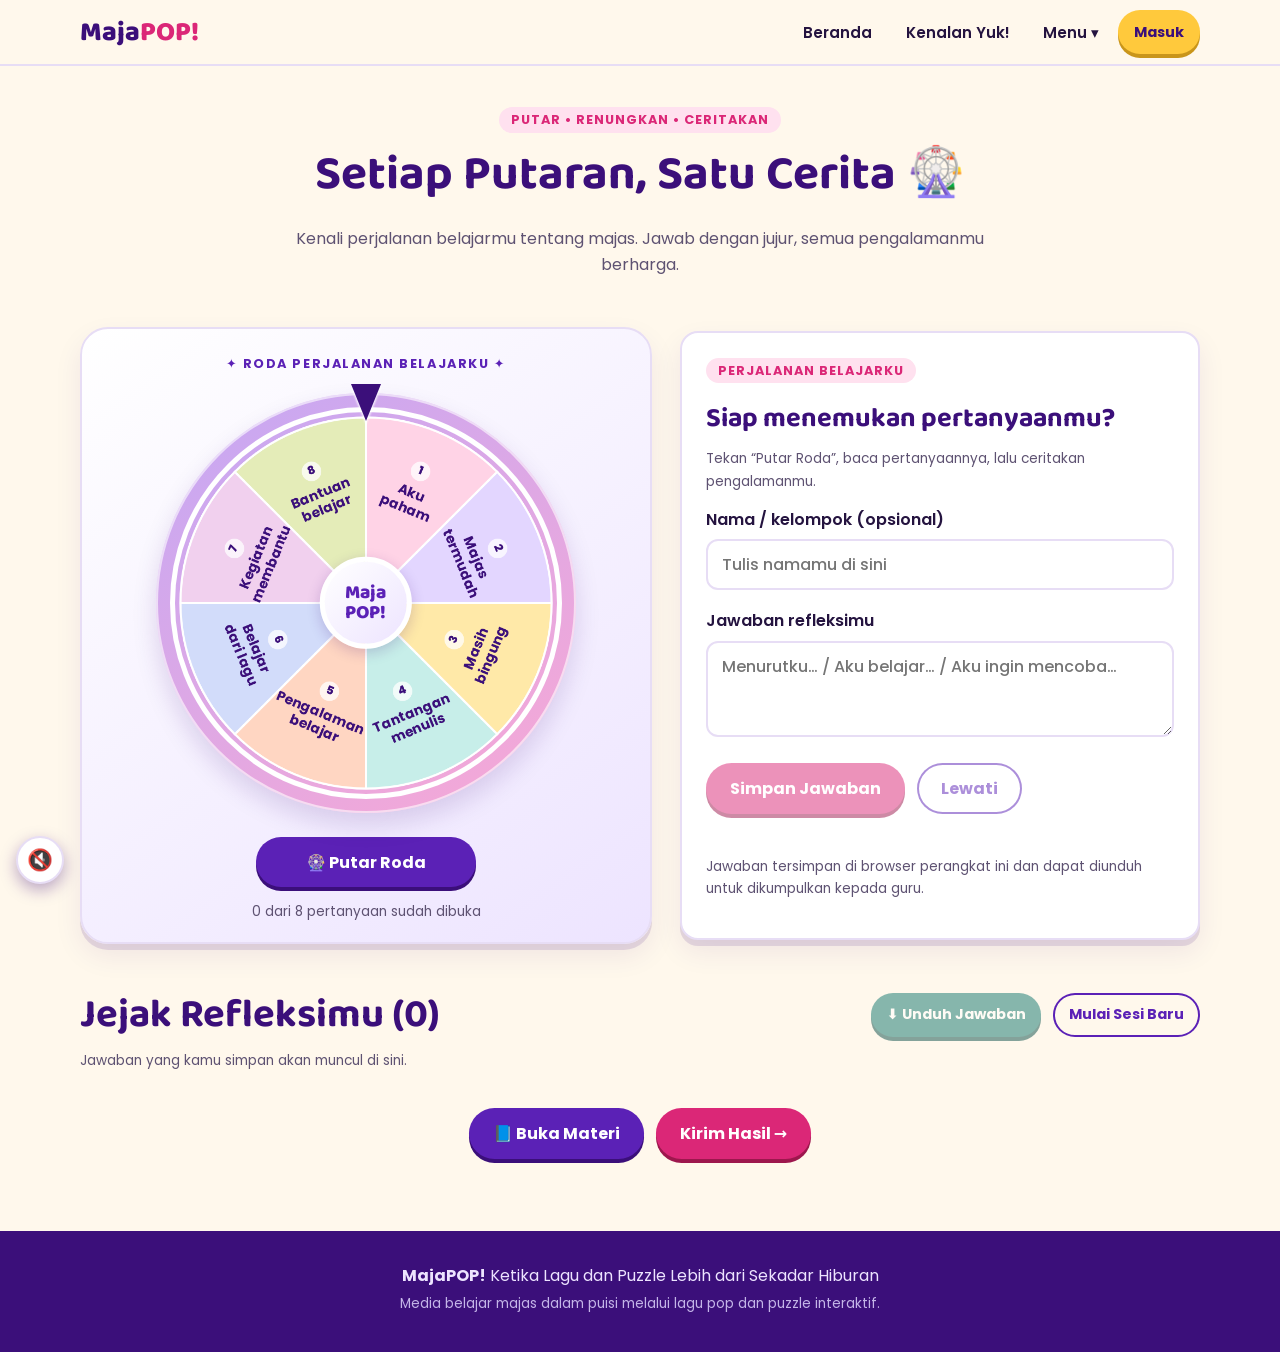
<file: refleksi.html>
<!doctype html>
<html lang="id">
<head>
  <meta charset="utf-8">
  <meta name="viewport" content="width=device-width, initial-scale=1, viewport-fit=cover">
  <link rel="icon" type="image/png" href="icons/icon-192.png">
  <link rel="manifest" href="manifest.webmanifest">
  <meta name="theme-color" content="#FFF8EC">
  <link rel="apple-touch-icon" href="icons/apple-touch-icon.png">
  <meta name="apple-mobile-web-app-capable" content="yes">
  <meta name="mobile-web-app-capable" content="yes">
  <meta name="apple-mobile-web-app-title" content="MajaPOP!">
  <title>Refleksi – MajaPOP!</title>
  <link rel="preconnect" href="https://fonts.googleapis.com">
  <link rel="preconnect" href="https://fonts.gstatic.com" crossorigin>
  <link href="https://fonts.googleapis.com/css2?family=Baloo+2:wght@600;700;800&family=Poppins:ital,wght@0,400;0,500;0,600;0,700;1,500&display=swap" rel="stylesheet">
  <link rel="stylesheet" href="css/style.css">
</head>
<body>
  <header id="site-header"></header>

  <main class="container">
    <section class="halaman-judul tengah">
      <span class="label-atas">Putar • Renungkan • Ceritakan</span>
      <h1 style="font-size:clamp(2rem,5vw,3rem)">Setiap Putaran, Satu Cerita 🎡</h1>
      <p style="margin-inline:auto">Kenali perjalanan belajarmu tentang majas. Jawab dengan jujur, semua pengalamanmu berharga.</p>
    </section>

    <div class="refleksi-grid">
      <section class="roda-kotak" aria-label="Roda pertanyaan refleksi">
        <p class="roda-judul">✦ Roda Perjalanan Belajarku ✦</p>
        <div class="roda-wrap">
          <div class="roda-penunjuk" aria-hidden="true"></div>
          <canvas id="roda" width="700" height="700" role="img" aria-label="Roda dengan delapan kategori refleksi"></canvas>
          <div class="roda-tengah" aria-hidden="true">Maja<br>POP!</div>
        </div>
        <button type="button" class="btn btn-ungu" id="btn-putar">🎡 Putar Roda</button>
        <p class="kecil" id="progres-refleksi"></p>
      </section>

      <section class="kartu">
        <span class="label-atas" id="kategori-refleksi">Perjalanan Belajarku</span>
        <h2 class="refleksi-tanya" id="tanya-refleksi" aria-live="polite">Siap menemukan pertanyaanmu?</h2>
        <p class="kecil" id="petunjuk-refleksi">Tekan “Putar Roda”, baca pertanyaannya, lalu ceritakan pengalamanmu.</p>
        <div class="field">
          <label for="nama-refleksi">Nama / kelompok (opsional)</label>
          <input type="text" id="nama-refleksi" placeholder="Tulis namamu di sini" maxlength="100">
        </div>
        <div class="field">
          <label for="jawab-refleksi">Jawaban refleksimu</label>
          <textarea id="jawab-refleksi" placeholder="Menurutku… / Aku belajar… / Aku ingin mencoba…" disabled></textarea>
        </div>
        <div class="aksi">
          <button type="button" class="btn" id="btn-simpan" disabled>Simpan Jawaban</button>
          <button type="button" class="btn btn-garis" id="btn-lewati" disabled>Lewati</button>
        </div>
        <p class="kecil refleksi-status" id="status-refleksi" role="status"></p>
        <p class="kecil">Jawaban tersimpan di browser perangkat ini dan dapat diunduh untuk dikumpulkan kepada guru.</p>
      </section>
    </div>

    <section style="margin-top:48px">
      <div class="aksi" style="justify-content:space-between">
        <h2 style="margin:0">Jejak Refleksimu <span id="jumlah-refleksi">(0)</span></h2>
        <div class="aksi">
          <button type="button" class="btn btn-kecil btn-toska" id="btn-unduh" disabled>⬇️ Unduh Jawaban</button>
          <button type="button" class="btn btn-kecil btn-garis" id="btn-ulang">Mulai Sesi Baru</button>
        </div>
      </div>
      <p class="kecil" id="kosong-refleksi" style="margin-top:12px">Jawaban yang kamu simpan akan muncul di sini.</p>
      <ol class="riwayat-refleksi" id="riwayat-refleksi"></ol>
    </section>

    <div class="aksi" style="justify-content:center;margin-top:36px">
      <a class="btn btn-ungu" href="emodul.html">📘 Buka Materi</a>
      <a class="btn" href="unggah.html">Kirim Hasil →</a>
    </div>
  </main>

  <footer id="site-footer"></footer>

  <script src="js/data.js"></script>
  <script src="js/app.js"></script>
  <script src="js/firebase-config.js"></script>
  <script src="js/sesi.js"></script>
  <script src="js/refleksi.js"></script>
</body>
</html>
</file>
<file: css/style.css>
/* ============================================================
   MajaPOP! — gaya tampilan
   ============================================================ */
:root {
  --ungu: #5B21B6;
  --ungu-tua: #3B0F7A;
  --ungu-muda: #EDE4FF;
  --pink: #DB2777;
  --pink-muda: #FFE1EF;
  --kuning: #FFC93C;
  --kuning-muda: #FFF4D2;
  --toska: #0F766E;
  --toska-muda: #D5F5F1;
  --oranye: #C2410C;
  --oranye-muda: #FFE6D8;
  --hijau: #15803D;
  --merah: #B91C1C;
  --bg: #FFF8EC;
  --kartu: #FFFFFF;
  --teks: #24133F;
  --teks-pudar: #5E5272;
  --garis: #E7DDF5;
  --radius: 18px;
  --bayangan: 0 6px 0 rgba(59, 15, 122, .12), 0 12px 28px rgba(59, 15, 122, .08);
  --font-judul: 'Baloo 2', system-ui, sans-serif;
  --font-isi: 'Poppins', system-ui, sans-serif;
}

* { box-sizing: border-box; }
[hidden] { display: none !important; }
html { scroll-behavior: smooth; scroll-padding-top: 80px; }
body {
  margin: 0;
  font-family: var(--font-isi);
  color: var(--teks);
  background: var(--bg);
  line-height: 1.65;
  -webkit-font-smoothing: antialiased;
  -webkit-tap-highlight-color: transparent;
  -webkit-text-size-adjust: 100%;
}
img { max-width: 100%; }
h1, h2, h3, h4 { font-family: var(--font-judul); line-height: 1.15; margin: 0 0 .5em; color: var(--ungu-tua); }
h1 { font-size: clamp(2.4rem, 7vw, 4.5rem); }
h2 { font-size: clamp(1.7rem, 4vw, 2.5rem); }
h3 { font-size: 1.3rem; }
p { margin: 0 0 1em; }
a { color: var(--ungu); }
.container { width: min(1120px, 100% - 32px); margin-inline: auto; }
.kecil { font-size: .85rem; color: var(--teks-pudar); }
.tengah { text-align: center; }
.sr-only { position: absolute; width: 1px; height: 1px; overflow: hidden; clip: rect(0 0 0 0); }

/* ---------- Tombol ---------- */
.btn {
  display: inline-flex; align-items: center; justify-content: center; gap: .5em;
  font: 700 1rem var(--font-isi);
  padding: .8em 1.5em;
  border-radius: 999px;
  border: 0;
  background: var(--pink);
  color: #fff;
  text-decoration: none;
  cursor: pointer;
  box-shadow: 0 4px 0 #9D174D;
  transition: transform .12s, box-shadow .12s, filter .12s;
}
@media (hover: hover) { .btn:hover { filter: brightness(1.06); transform: translateY(-1px); } }
.btn:active { transform: translateY(3px); box-shadow: 0 1px 0 #9D174D; }
.btn:disabled { opacity: .5; cursor: not-allowed; transform: none; }
.btn-kecil { padding: .45em 1.1em; font-size: .9rem; min-height: 44px; }
.btn-kuning { background: var(--kuning); color: var(--ungu-tua); box-shadow: 0 4px 0 #C9951A; }
.btn-ungu { background: var(--ungu); box-shadow: 0 4px 0 var(--ungu-tua); }
.btn-toska { background: var(--toska); box-shadow: 0 4px 0 #0B4F4A; }
.btn-garis { background: transparent; color: var(--ungu); box-shadow: inset 0 0 0 2px var(--ungu); }
.btn-garis:active { box-shadow: inset 0 0 0 2px var(--ungu); }
.aksi { display: flex; flex-wrap: wrap; gap: 12px; align-items: center; }

/* ---------- Header ---------- */
.site-header {
  position: sticky; top: 0; z-index: 50;
  background: rgba(255, 248, 236, .92);
  backdrop-filter: blur(8px);
  border-bottom: 2px solid var(--garis);
}
.nav { display: flex; align-items: center; justify-content: space-between; min-height: 64px; gap: 16px; }
.brand { font: 800 1.7rem var(--font-judul); color: var(--ungu-tua); text-decoration: none; min-height: 44px; display: inline-flex; align-items: center; }
.brand span { color: var(--pink); }
.nav-links { display: flex; align-items: center; gap: 6px; }
.nav-links > a:not(.btn), .dropdown-btn {
  font: 600 .95rem var(--font-isi); color: var(--teks); text-decoration: none;
  padding: .5em .9em; border-radius: 999px; background: none; border: 0; cursor: pointer;
}
.nav-links > a.aktif { background: var(--ungu-muda); color: var(--ungu); }
@media (hover: hover) { .nav-links > a:not(.btn):hover, .dropdown-btn:hover { background: var(--ungu-muda); color: var(--ungu); } }
.nav-toggle { display: none; font-size: 1.5rem; background: none; border: 0; cursor: pointer; color: var(--ungu-tua); }
.dropdown { position: relative; }
.dropdown-menu {
  display: none; position: absolute; right: 0; top: calc(100% + 8px);
  background: var(--kartu); border-radius: 14px; box-shadow: var(--bayangan);
  min-width: 240px; padding: 8px; border: 2px solid var(--garis);
}
.dropdown.buka .dropdown-menu { display: block; }
.dropdown-menu a { display: block; padding: .55em .8em; border-radius: 10px; text-decoration: none; color: var(--teks); font-weight: 500; }
.dropdown-menu a:hover, .dropdown-menu a.aktif { background: var(--ungu-muda); color: var(--ungu); }

@media (max-width: 760px) {
  /* backdrop-filter membuat panel menu (position: fixed) terkurung di dalam header, jadi dimatikan di HP. */
  .site-header { backdrop-filter: none; background: var(--bg); }
  .nav { min-height: 56px; }
  .brand { font-size: 1.5rem; }
  .nav-toggle { display: grid; place-items: center; width: 48px; height: 48px; margin-right: -8px; }
  /* Menu HP: panel penuh di bawah header, semua fitur langsung terlihat. */
  .nav-links {
    display: none; position: fixed; left: 0; right: 0; top: 56px; bottom: 0; overflow-y: auto;
    flex-direction: column; align-items: stretch; gap: 4px;
    background: var(--bg); padding: 12px 16px calc(24px + env(safe-area-inset-bottom));
    border-top: 2px solid var(--garis); overscroll-behavior: contain;
  }
  .nav-links.buka { display: flex; }
  .nav-links > a:not(.btn) { min-height: 48px; display: flex; align-items: center; font-size: 1.05rem; border-radius: 14px; }
  .nav-links > .btn { min-height: 52px; margin-top: 8px; font-size: 1rem; }
  .dropdown-btn { display: none; }
  .dropdown-menu {
    display: block; position: static; box-shadow: none; border: 0; padding: 8px 0 0; min-width: 0; background: none;
  }
  .dropdown-menu::before {
    content: 'Menu'; display: block; padding: 4px 4px 8px; font: 700 .75rem var(--font-isi);
    letter-spacing: .08em; text-transform: uppercase; color: var(--pink);
  }
  .dropdown-menu a {
    min-height: 52px; display: flex; align-items: center; gap: 10px; margin-bottom: 6px;
    background: var(--kartu); border: 2px solid var(--garis); border-radius: 14px; padding: 0 14px;
  }
}

/* ---------- Bagian umum ---------- */
main { min-height: 60vh; }
.bagian { padding: 72px 0; }
.bagian-alt { background: var(--kartu); border-block: 2px solid var(--garis); }
.label-atas {
  display: inline-block; font: 700 .8rem var(--font-isi); letter-spacing: .08em; text-transform: uppercase;
  color: var(--pink); background: var(--pink-muda); padding: .3em .9em; border-radius: 999px; margin-bottom: 14px;
}
.kartu {
  background: var(--kartu); border-radius: var(--radius); padding: 24px;
  box-shadow: var(--bayangan); border: 2px solid var(--garis);
}
.halaman-judul { padding: 40px 0 8px; }
.halaman-judul p { color: var(--teks-pudar); max-width: 70ch; }
.banner {
  display: flex; flex-wrap: wrap; gap: 12px; align-items: center; justify-content: space-between;
  background: var(--kuning-muda); border: 2px solid var(--kuning); border-radius: 14px;
  padding: 14px 18px; margin: 16px 0; font-weight: 500;
}

/* ---------- Hero ---------- */
.hero { padding: 56px 0 72px; overflow: hidden; }
.hero-grid { display: grid; grid-template-columns: 1.15fr 1fr; gap: 48px; align-items: center; }
.hero h1 { margin-bottom: .1em; }
.hero h1 span { color: var(--pink); }
.hero .tagline { font: 700 clamp(1.2rem, 2.6vw, 1.6rem) var(--font-judul); color: var(--ungu); margin-bottom: .6em; }
.hero p.lead { font-size: 1.08rem; color: var(--teks-pudar); max-width: 52ch; margin-bottom: 1.6em; }
.hero-art { position: relative; aspect-ratio: 1; max-width: 440px; justify-self: center; width: 100%; }
.hero-art .keping {
  position: absolute; width: 46%; aspect-ratio: 1; border-radius: 28px;
  display: grid; place-items: center; text-align: center;
  font: 800 1.15rem var(--font-judul); color: #fff; box-shadow: var(--bayangan);
  animation: melayang 6s ease-in-out infinite;
}
.hero-art .keping b { display: block; font-size: 2.6rem; line-height: 1; margin-bottom: 6px; }
.hero-art .k1 { top: 2%; left: 4%; background: var(--pink); transform: rotate(-8deg); }
.hero-art .k2 { top: 8%; right: 2%; background: var(--ungu); transform: rotate(6deg); animation-delay: -1.5s; }
.hero-art .k3 { bottom: 4%; left: 8%; background: var(--toska); transform: rotate(5deg); animation-delay: -3s; }
.hero-art .k4 { bottom: 0; right: 6%; background: var(--oranye); transform: rotate(-5deg); animation-delay: -4.5s; }
.hero-art .nada { position: absolute; font-size: 2.2rem; color: var(--kuning); animation: melayang 4s ease-in-out infinite; }
@keyframes melayang { 50% { translate: 0 -10px; } }
@media (prefers-reduced-motion: reduce) { .hero-art .keping, .hero-art .nada { animation: none; } }
@media (max-width: 860px) {
  .hero-grid { grid-template-columns: 1fr; gap: 20px; }
  .hero-art { max-width: 260px; order: -1; }
}

/* ---------- Kenalan & tujuan ---------- */
.kenalan-grid { display: grid; grid-template-columns: 1.4fr 1fr; gap: 40px; align-items: start; }
.kenalan-teks p { color: var(--teks-pudar); }
.tujuan-list { list-style: none; padding: 0; margin: 0; display: grid; gap: 12px; }
.tujuan-list li {
  display: flex; gap: 12px; align-items: flex-start; background: var(--ungu-muda);
  padding: 14px 16px; border-radius: 14px; font-weight: 500;
}
.tujuan-list li::before { content: '★'; color: var(--pink); font-size: 1.2rem; line-height: 1.4; }
@media (max-width: 860px) { .kenalan-grid { grid-template-columns: 1fr; } }

/* ---------- Petunjuk ---------- */
.petunjuk-list { counter-reset: p; list-style: none; padding: 0; margin: 0 0 24px; display: grid; gap: 12px; }
.petunjuk-list li {
  counter-increment: p; display: grid; grid-template-columns: 44px 1fr; gap: 14px; align-items: start;
  background: var(--kartu); border: 2px solid var(--garis); border-radius: 14px; padding: 14px 16px;
}
.petunjuk-list li::before {
  content: counter(p); display: grid; place-items: center; width: 40px; height: 40px; border-radius: 50%;
  background: var(--kuning); color: var(--ungu-tua); font: 800 1.2rem var(--font-judul);
}
.ajakan { font: 800 clamp(1.4rem, 3vw, 2rem) var(--font-judul); color: var(--pink); text-align: center; margin: 32px 0 0; }

/* ---------- Kartu fitur ---------- */
.fitur-grid { display: grid; grid-template-columns: repeat(3, 1fr); gap: 20px; }
.fitur {
  display: flex; flex-direction: column; gap: 10px; text-decoration: none; color: var(--teks);
  background: var(--kartu); border: 2px solid var(--garis); border-radius: var(--radius); padding: 22px;
  box-shadow: var(--bayangan); transition: transform .15s;
}
@media (hover: hover) { .fitur:hover { transform: translateY(-4px); } }
.fitur:active { transform: scale(.98); }
.fitur .ikon { font-size: 2rem; }
.fitur .nama { align-self: flex-start; font: 700 .8rem var(--font-isi); padding: .3em .8em; border-radius: 999px; background: var(--ungu); color: #fff; }
.fitur .judul { font: 700 1.15rem var(--font-judul); color: var(--ungu-tua); }
.fitur:nth-child(6n+2) .nama { background: var(--pink); }
.fitur:nth-child(6n+3) .nama { background: var(--toska); }
.fitur:nth-child(6n+4) .nama { background: var(--oranye); }
.fitur:nth-child(6n+5) .nama { background: #A16207; }
.fitur:nth-child(6n+6) .nama { background: var(--hijau); }
.fitur:nth-child(7) .nama { background: #9333EA; }
@media (max-width: 860px) { .fitur-grid { grid-template-columns: 1fr 1fr; } }
@media (max-width: 520px) { .fitur-grid { grid-template-columns: 1fr; } }

/* ---------- Alur petualangan ---------- */
.alur { display: grid; grid-template-columns: repeat(6, 1fr); gap: 14px; counter-reset: a; }
.alur a {
  counter-increment: a; position: relative; text-decoration: none; color: var(--teks);
  background: var(--kartu); border: 2px solid var(--garis); border-radius: 16px; padding: 18px 12px 14px;
  text-align: center; box-shadow: var(--bayangan); transition: transform .15s;
}
@media (hover: hover) { .alur a:hover { transform: translateY(-4px); } }
.alur a:active { transform: scale(.97); }
.alur a.terkunci { opacity: .55; cursor: not-allowed; transform: none; }
.alur a::before {
  content: counter(a); position: absolute; top: -12px; left: 50%; translate: -50% 0;
  width: 26px; height: 26px; border-radius: 50%; background: var(--pink); color: #fff;
  font: 800 .9rem/26px var(--font-judul);
}
.alur .ikon { font-size: 1.9rem; display: block; }
.alur .nama { font: 700 1rem var(--font-judul); color: var(--ungu-tua); }
@media (max-width: 860px) { .alur { grid-template-columns: repeat(3, 1fr); row-gap: 26px; } }
@media (max-width: 420px) { .alur { grid-template-columns: repeat(2, 1fr); } }

/* ---------- Stepper ---------- */
.stepper {
  position: relative; display: flex; align-items: center; gap: 4px; overflow-x: auto; padding: 14px 4px 10px;
  scrollbar-width: thin;
}
.step {
  display: flex; align-items: center; gap: 8px; flex: none; text-decoration: none; color: var(--teks);
  padding: 6px 12px 6px 6px; border-radius: 999px; background: var(--kartu); border: 2px solid var(--garis);
  font-size: .85rem; font-weight: 600;
}
.step-ikon { display: grid; place-items: center; width: 30px; height: 30px; border-radius: 50%; background: var(--ungu-muda); font-size: .95rem; }
.step.selesai .step-ikon { background: var(--hijau); color: #fff; font-weight: 800; }
.step.aktif { border-color: var(--pink); background: var(--pink-muda); }
.step.terkunci { opacity: .55; cursor: not-allowed; }
.kunci-langkah { max-width: 520px; margin: 48px auto; text-align: center; }
.kunci-langkah .besar { font-size: 3rem; line-height: 1; margin-bottom: 8px; }
.kunci-langkah p { color: var(--teks-pudar); margin-bottom: 18px; }
.step-garis { flex: 1 0 12px; height: 3px; background: var(--garis); border-radius: 3px; min-width: 12px; }

/* ---------- Formulir ---------- */
label { font-weight: 600; display: block; margin-bottom: 6px; }
input[type=text], input[type=password], input[type=number], input[type=date], input[type=search], textarea, select {
  width: 100%; font: 500 1rem var(--font-isi); color: var(--teks);
  padding: .7em .9em; border-radius: 12px; border: 2px solid var(--garis); background: #fff;
}
input[type=text]:focus, input[type=password]:focus, input[type=number]:focus, input[type=date]:focus, input[type=search]:focus, textarea:focus, select:focus { outline: 3px solid var(--kuning); border-color: var(--ungu); }
textarea { min-height: 96px; resize: vertical; }
.field { margin-bottom: 18px; }
.dua-kolom { display: grid; grid-template-columns: 1fr 1fr; gap: 16px; }
@media (max-width: 640px) { .dua-kolom { grid-template-columns: 1fr; } }
.anggota-baris { display: flex; gap: 8px; margin-bottom: 8px; }
.btn-hapus { flex: none; width: 44px; border-radius: 12px; border: 2px solid var(--garis); background: #fff; cursor: pointer; font-size: 1.1rem; }
.peran-grid { display: grid; grid-template-columns: 1fr 1fr; gap: 14px; }
.peran-kartu { background: var(--ungu-muda); padding: 14px; border-radius: 14px; }
.peran-kartu label { font-family: var(--font-judul); font-size: 1.1rem; color: var(--ungu-tua); }
@media (max-width: 640px) { .peran-grid { grid-template-columns: 1fr; } }

/* ---------- Halaman Materi ---------- */
.modul-list { display: grid; gap: 14px; }
.modul-item { background: var(--kartu); border: 2px solid var(--garis); border-radius: var(--radius); overflow: hidden; }
.modul-item summary {
  list-style: none; cursor: pointer; display: flex; align-items: center; gap: 14px;
  padding: 16px 20px; font: 700 1.25rem var(--font-judul); color: var(--ungu-tua);
}
.modul-item summary::-webkit-details-marker { display: none; }
.modul-item summary::after { content: '+'; margin-left: auto; font-size: 1.6rem; color: var(--pink); }
.modul-item[open] summary::after { content: '–'; }
.modul-item .no { display: grid; place-items: center; width: 38px; height: 38px; border-radius: 12px; background: var(--kuning); flex: none; }
.modul-isi { padding: 0 20px 20px; display: grid; gap: 12px; }
.modul-isi .kotak { border-radius: 12px; padding: 12px 14px; }
.kotak-ungu { background: var(--ungu-muda); }
.kotak-pink { background: var(--pink-muda); }
.kotak-toska { background: var(--toska-muda); }
.kotak-kuning { background: var(--kuning-muda); }
.kotak strong { display: block; font-family: var(--font-judul); font-size: 1rem; color: var(--ungu-tua); }

/* ---------- Pemantik / peta ---------- */
.pemantik-list { display: grid; grid-template-columns: 1fr 1fr; gap: 14px; list-style: none; padding: 0; margin: 0; }
.pemantik-list li { background: var(--kartu); border: 2px solid var(--garis); border-radius: 14px; padding: 16px 16px 16px 56px; position: relative; font-weight: 500; }
.pemantik-list li::before { content: '💬'; position: absolute; left: 16px; top: 14px; font-size: 1.4rem; }
@media (max-width: 640px) { .pemantik-list { grid-template-columns: 1fr; } }
/* ---------- Refleksi / roda ---------- */
.refleksi-grid { display: grid; grid-template-columns: minmax(0, 1.1fr) minmax(0, 1fr); gap: 28px; align-items: center; margin-top: 24px; }
.roda-kotak {
  text-align: center; padding: 26px 20px 18px; border-radius: 28px; border: 2px solid var(--garis);
  background: linear-gradient(145deg, #fff, var(--ungu-muda)); box-shadow: var(--bayangan);
}
.roda-judul { font: 700 .8rem var(--font-isi); letter-spacing: .12em; text-transform: uppercase; color: var(--ungu); margin-bottom: 20px; }
.roda-wrap {
  position: relative; width: 100%; max-width: 420px; aspect-ratio: 1; margin: 0 auto; border-radius: 50%; padding: 14px;
  background: linear-gradient(145deg, #C4A8F5, #F9A8D4); box-shadow: 0 12px 25px rgba(59, 15, 122, .15), inset 0 0 0 2px rgba(255, 255, 255, .6);
}
.roda-wrap canvas { display: block; width: 100%; height: 100%; border: 5px solid #fff; border-radius: 50%; }
.roda-penunjuk {
  position: absolute; z-index: 3; left: 50%; top: -9px; transform: translateX(-50%); width: 0; height: 0;
  border-left: 15px solid transparent; border-right: 15px solid transparent; border-top: 37px solid var(--ungu-tua);
  filter: drop-shadow(0 3px 1px #fff);
}
.roda-tengah {
  position: absolute; z-index: 2; left: 50%; top: 50%; transform: translate(-50%, -50%); width: 22%; height: 22%;
  display: grid; place-items: center; border-radius: 50%; border: 5px solid #fff; background: linear-gradient(135deg, #fff, var(--ungu-muda));
  box-shadow: 0 4px 14px rgba(59, 15, 122, .2); font: 800 clamp(.85rem, 2vw, 1.2rem)/1.05 var(--font-judul); color: var(--ungu);
}
.roda-kotak .btn { margin-top: 24px; min-width: 220px; }
.roda-kotak .kecil { margin: 14px 0 0; }
.refleksi-tanya { font-size: clamp(1.3rem, 3vw, 1.7rem); margin-top: 6px; }
.refleksi-status { min-height: 1.6em; margin: 14px 0 6px; color: var(--ungu); font-weight: 600; }
.riwayat-refleksi { padding-left: 22px; margin: 16px 0 0; }
.riwayat-refleksi li { margin: 14px 0; background: var(--kartu); padding: 18px 20px; border-radius: 14px; border: 2px solid var(--garis); white-space: pre-wrap; overflow-wrap: anywhere; }
.riwayat-refleksi strong { color: var(--ungu-tua); }
.riwayat-refleksi p { margin: 6px 0 0; }
@media (max-width: 760px) { .refleksi-grid { grid-template-columns: minmax(0, 1fr); } .roda-kotak { padding: 22px 12px 18px; } }
@media (prefers-reduced-motion: reduce) { .roda-wrap canvas { transition: none !important; } }
#peta { height: 460px; border-radius: var(--radius); border: 2px solid var(--garis); z-index: 0; }
.peta-wrap { display: grid; grid-template-columns: 2fr 1fr; gap: 20px; }
.sastrawan-list { display: grid; gap: 8px; max-height: 460px; overflow-y: auto; padding-right: 4px; }
.sastrawan-list button {
  text-align: left; background: var(--kartu); border: 2px solid var(--garis); border-radius: 12px;
  padding: 10px 12px; cursor: pointer; font: 500 .9rem var(--font-isi); color: var(--teks);
}
.sastrawan-list button.aktif { border-color: var(--pink); background: var(--pink-muda); }
@media (hover: hover) { .sastrawan-list button:hover { border-color: var(--pink); background: var(--pink-muda); } }
.sastrawan-list strong { display: block; font-family: var(--font-judul); color: var(--ungu-tua); font-size: 1.05rem; }
@media (max-width: 860px) { .peta-wrap { grid-template-columns: 1fr; } #peta { height: 340px; } .sastrawan-list { max-height: 300px; } }

/* ---------- Lagu ---------- */
/* Song Card */
.lagu-grid { display: grid; grid-template-columns: repeat(4, 1fr); gap: 20px; }
.lagu-kartu {
  text-align: left; cursor: pointer; background: #FFF5FB; border: 2px solid #F3D9EC; border-radius: 22px;
  padding: 14px 14px 16px; font: inherit; color: var(--teks); display: flex; flex-direction: column; gap: 2px;
  box-shadow: 0 10px 26px rgba(219, 39, 119, .12); transition: transform .15s, box-shadow .15s;
}
@media (hover: hover) { .lagu-kartu:hover { transform: translateY(-4px); box-shadow: 0 16px 32px rgba(219, 39, 119, .2); } }
.lagu-kartu:active { transform: scale(.98); }
.lagu-kartu.aktif { border-color: var(--pink); box-shadow: 0 0 0 4px var(--pink-muda), 0 10px 26px rgba(219, 39, 119, .2); }
.lagu-kartu .sampul {
  position: relative; display: grid; place-items: center; aspect-ratio: 1; border-radius: 16px; overflow: hidden; margin-bottom: 12px;
}
.lagu-kartu .sampul img { position: absolute; inset: 0; width: 100%; height: 100%; object-fit: cover; }
.lagu-kartu .sampul-ikon { font-size: 3.6rem; filter: drop-shadow(0 6px 10px rgba(0, 0, 0, .25)); }
/* Lagu tanpa gambar sampul (mis. lagu tambahan guru): judul lagu menjadi sampulnya. */
.lagu-kartu .sampul-judul {
  display: -webkit-box; -webkit-box-orient: vertical; -webkit-line-clamp: 3; line-clamp: 3; overflow: hidden;
  max-width: 100%; padding: 0 16px; color: #fff; text-align: center; overflow-wrap: anywhere;
  font: 800 1.7rem/1.1 var(--font-judul); text-shadow: 0 3px 10px rgba(0, 0, 0, .35);
}
.lagu-no {
  position: absolute; top: 10px; left: 10px; display: inline-flex; align-items: center; gap: 4px;
  background: rgba(255, 255, 255, .92); color: var(--ungu-tua); border-radius: 999px; padding: 3px 10px;
  font: 700 .75rem var(--font-isi); box-shadow: 0 2px 6px rgba(0, 0, 0, .12);
}
.lagu-status {
  position: absolute; bottom: 12px; left: 10px; border-radius: 999px; padding: 3px 9px; font: 700 .7rem var(--font-isi);
}
.lagu-status.benar { background: var(--hijau); color: #fff; }
.lagu-status.kosong { background: rgba(36, 19, 63, .75); color: #fff; }
.lagu-ikon {
  position: absolute; right: 10px; bottom: 10px; display: grid; place-items: center; width: 48px; height: 48px; border-radius: 50%;
  background: linear-gradient(135deg, #C026D3, var(--pink)); font-size: 1.35rem; box-shadow: 0 6px 14px rgba(192, 38, 211, .4);
}
.lagu-kartu .judul { font: 700 1.2rem/1.25 var(--font-judul); color: var(--ungu-tua); }
.lagu-kartu .penyanyi { font-size: .9rem; font-weight: 500; color: #8E6AA8; }
.lagu-kaki { display: flex; justify-content: space-between; align-items: center; gap: 8px; margin-top: auto; padding-top: 10px; font-size: .75rem; color: #A78BBE; }
.lagu-kaki b { color: var(--pink); font-size: .85rem; white-space: nowrap; }
.lagu-kartu.belum-siap .sampul { filter: saturate(.7); }
@media (max-width: 960px) { .lagu-grid { grid-template-columns: repeat(2, 1fr); } }
.player { aspect-ratio: 16/9; width: 100%; border: 0; border-radius: 14px; background: #000; }
.player-kosong {
  display: grid; place-items: center; gap: 10px; text-align: center; aspect-ratio: 16/9; border-radius: 14px;
  background: linear-gradient(135deg, var(--ungu), var(--pink)); color: #fff; padding: 20px;
}
.player-kosong .besar { font-size: 3rem; line-height: 1; }
/* Sampul album sebagai latar player, digelapkan agar teks tetap terbaca. */
.player-kosong.ada-sampul {
  background-position: center; background-size: cover; background-repeat: no-repeat;
  text-shadow: 0 2px 8px rgba(0, 0, 0, .5);
}

/* ---------- Video & infografis pengenalan (halaman Materi) ---------- */
.video-wrap { max-width: 860px; margin: 8px auto 0; }
/* Lapisan: gelap tipis → sampul YouTube (--sampul) → gradien cadangan bila sampul belum ada. */
.video-facade {
  display: grid; place-items: center; width: 100%; aspect-ratio: 16/9; padding: 20px;
  border: 0; border-radius: 14px; cursor: pointer; box-shadow: var(--bayangan);
  background-image: linear-gradient(rgba(36, 19, 63, .35), rgba(36, 19, 63, .6)), var(--sampul, none),
    linear-gradient(135deg, var(--ungu), var(--pink));
  background-position: center; background-size: cover; background-repeat: no-repeat;
  color: #fff; font: 800 clamp(1.2rem, 3.5vw, 1.8rem)/1.2 var(--font-judul); text-shadow: 0 2px 8px rgba(0, 0, 0, .5);
}
.video-facade small { display: block; margin-top: 4px; font: 500 .9rem var(--font-isi); }
.video-facade .putar {
  display: grid; place-items: center; width: 76px; height: 76px; margin: 0 auto 12px; padding-left: 6px;
  border-radius: 50%; background: var(--pink); font-size: 2rem; text-shadow: none;
  box-shadow: 0 8px 20px rgba(219, 39, 119, .45); transition: transform .15s;
}
@media (hover: hover) { .video-facade:hover .putar { transform: scale(1.08); } }
.video-facade:focus-visible { outline: 3px solid var(--kuning); outline-offset: 3px; }
.infografis-grid { display: grid; gap: 16px; max-width: 560px; margin: 32px auto 0; }
.infografis-grid img {
  display: block; width: 100%; height: auto; border-radius: 14px; border: 2px solid var(--garis); box-shadow: var(--bayangan);
}
.infografis-grid .kecil { margin: 0; }
.infografis-grid:empty { display: none; }
.detail-grid { display: grid; grid-template-columns: 1fr 1fr; gap: 24px; align-items: start; }
@media (max-width: 860px) { .detail-grid { grid-template-columns: 1fr; } }
.kutipan {
  font: 700 1.3rem/1.45 var(--font-judul); color: var(--ungu-tua); background: var(--kuning-muda);
  border-left: 6px solid var(--kuning); padding: 16px 18px; border-radius: 0 14px 14px 0; margin: 0 0 18px;
}
.pilihan-grid { display: grid; grid-template-columns: repeat(2, 1fr); gap: 10px; }
.pilihan {
  font: 600 .95rem var(--font-isi); padding: .75em; border-radius: 12px; cursor: pointer; min-height: 48px;
  background: #fff; border: 2px solid var(--garis); color: var(--teks);
}
@media (hover: hover) { .pilihan:hover:not(:disabled) { border-color: var(--ungu); background: var(--ungu-muda); } }
.pilihan:active:not(:disabled) { background: var(--ungu-muda); }
.pilihan.benar { background: var(--hijau); border-color: var(--hijau); color: #fff; }
.pilihan.salah { background: #FDE2E2; border-color: var(--merah); color: var(--merah); animation: goyang .35s; }
@keyframes goyang { 25% { translate: -5px 0; } 75% { translate: 5px 0; } }
.umpan { border-radius: 12px; padding: 12px 14px; margin-top: 14px; font-weight: 500; }
.umpan.benar { background: #DCFCE7; color: #14532D; }
.umpan.salah { background: #FDE2E2; color: #7F1D1D; }
.progres-bar { height: 12px; background: var(--garis); border-radius: 999px; overflow: hidden; }
.progres-bar span { display: block; height: 100%; background: linear-gradient(90deg, var(--pink), var(--kuning)); border-radius: 999px; transition: width .3s; }

/* ---------- Kepingan puzzle ---------- */
.keping-puzzle {
  --c: var(--ungu);
  position: relative; background: var(--c); color: #fff;
  border-radius: 12px; padding: 10px 16px 10px 20px; min-height: 64px;
  display: flex; align-items: center; font-size: .85rem; font-weight: 500; line-height: 1.4;
  cursor: grab; user-select: none; -webkit-user-select: none; -webkit-touch-callout: none; touch-action: none;
  box-shadow: 0 3px 0 rgba(0, 0, 0, .18);
}
.keping-puzzle::after {
  content: ''; position: absolute; right: -9px; top: 50%; width: 18px; height: 18px; border-radius: 50%;
  background: var(--c); transform: translateY(-50%); z-index: 1;
}
.keping-puzzle::before {
  content: ''; position: absolute; left: -9px; top: 50%; width: 18px; height: 18px; border-radius: 50%;
  background: var(--notch, var(--bg)); transform: translateY(-50%);
}
.keping-puzzle[data-tipe=jenis] { --c: var(--pink); font: 800 1.15rem var(--font-judul); }
.keping-puzzle[data-tipe=penjelasan] { --c: var(--ungu); }
.keping-puzzle[data-tipe=kutipan] { --c: var(--toska); font-style: italic; }
.keping-puzzle[data-tipe=makna] { --c: var(--oranye); }
.keping-puzzle.dipilih { outline: 4px solid var(--kuning); outline-offset: 2px; }
.keping-puzzle.diseret { opacity: .3; }
.keping-puzzle.terkunci { cursor: default; box-shadow: 0 0 0 3px var(--hijau); }
.keping-puzzle.terkunci::after { background: var(--c); }
.keping-puzzle.hantu { position: fixed; z-index: 1000; pointer-events: none; opacity: .95; rotate: 2deg; box-shadow: 0 16px 30px rgba(0, 0, 0, .25); }

.puzzle-info { display: flex; flex-wrap: wrap; gap: 12px; align-items: center; justify-content: space-between; margin-bottom: 16px; }
.waktu {
  font: 800 1.8rem var(--font-judul); color: var(--ungu-tua); background: var(--kartu);
  border: 2px solid var(--garis); border-radius: 14px; padding: 2px 18px; min-width: 120px; text-align: center;
}
.waktu.kritis { color: #fff; background: var(--merah); border-color: var(--merah); }
.hitung-ikon { display: none; }
#info-peran { display: block; }
.papan { display: grid; gap: 14px; }
.papan-baris {
  display: grid; grid-template-columns: repeat(4, 1fr); gap: 22px; padding: 12px 18px;
  background: var(--ungu-muda); border-radius: 16px; --notch: var(--ungu-muda);
}
.papan-kepala { display: grid; grid-template-columns: repeat(4, 1fr); gap: 22px; padding: 0 18px; }
.papan-kepala span { font: 700 .85rem var(--font-isi); text-transform: uppercase; letter-spacing: .05em; color: var(--teks-pudar); }
.slot {
  min-height: 72px; border-radius: 12px; border: 2px dashed #B9A6DA; display: flex; align-items: stretch;
  position: relative; transition: background .15s, border-color .15s;
}
.slot:empty::before {
  content: attr(data-label); margin: auto; font-size: .8rem; font-weight: 600; color: #8C7AAE; text-align: center; padding: 6px;
}
.slot > .keping-puzzle { flex: 1; }
.slot.sorot { background: #fff; border-color: var(--pink); }
.slot.tolak { animation: goyang .35s; border-color: var(--merah); }
/* Kotak yang cocok untuk kepingan terpilih menyala. */
.slot.cocok { border-color: var(--kuning); border-style: solid; background: var(--kuning-muda); animation: denyut 1.2s ease-in-out infinite; }
@keyframes denyut { 50% { box-shadow: 0 0 0 4px rgba(255, 201, 60, .45); } }
@media (prefers-reduced-motion: reduce) { .slot.cocok { animation: none; } }
.papan-baris::before { content: attr(data-baris); display: none; }

.baki-wrap { margin-top: 12px; }
.baki-atas { display: flex; flex-wrap: wrap; gap: 8px; align-items: center; justify-content: space-between; }
.baki-tab { display: flex; gap: 6px; overflow-x: auto; scrollbar-width: none; padding: 2px; }
.baki-tab::-webkit-scrollbar { display: none; }
.tab {
  --c: var(--ungu-tua);
  flex: none; display: inline-flex; align-items: center; gap: 6px; min-height: 40px; padding: 0 12px;
  border-radius: 999px; border: 2px solid var(--garis); background: #fff; color: var(--teks);
  font: 600 .82rem var(--font-isi); cursor: pointer;
}
.tab::before { content: ''; width: 10px; height: 10px; border-radius: 50%; background: var(--c); }
.tab[data-tab=semua]::before { display: none; }
.tab b { font-size: .75rem; background: var(--ungu-muda); color: var(--ungu-tua); border-radius: 999px; padding: 0 7px; }
.tab.aktif { background: var(--c); border-color: var(--c); color: #fff; }
.tab.aktif b { background: rgba(255, 255, 255, .25); color: #fff; }
.tab[data-tab=jenis] { --c: var(--pink); }
.tab[data-tab=penjelasan] { --c: var(--ungu); }
.tab[data-tab=kutipan] { --c: var(--toska); }
.tab[data-tab=makna] { --c: var(--oranye); }
.tab.kosong:not(.aktif) { opacity: .45; }
.baki-kembali { white-space: nowrap; }

.baki {
  margin-top: 10px; padding: 18px 22px; border-radius: 16px; background: var(--kartu); border: 2px solid var(--garis);
  display: grid; grid-template-columns: repeat(auto-fill, minmax(200px, 1fr)); gap: 14px 24px; min-height: 100px;
  --notch: var(--kartu);
}
.baki.sorot { border-color: var(--pink); }
.baki[data-tab-aktif=jenis] > .keping-puzzle:not([data-tipe=jenis]),
.baki[data-tab-aktif=penjelasan] > .keping-puzzle:not([data-tipe=penjelasan]),
.baki[data-tab-aktif=kutipan] > .keping-puzzle:not([data-tipe=kutipan]),
.baki[data-tab-aktif=makna] > .keping-puzzle:not([data-tipe=makna]) { display: none; }
.baki:empty::before {
  content: 'Semua kepingan sudah di papan. Tekan "Periksa"!';
  grid-column: 1 / -1; text-align: center; color: var(--teks-pudar); align-self: center;
}

@media (max-width: 760px) {
  .papan-kepala, .legenda.puzzle-legenda { display: none; }
  .papan { gap: 12px; }
  .papan-baris { grid-template-columns: 1fr; gap: 10px; padding: 10px 16px 14px 18px; }
  .papan-baris::before { display: block; font: 800 .95rem var(--font-judul); color: var(--ungu); margin-left: -2px; }
  .slot { min-height: 56px; }
  .slot > .keping-puzzle { min-height: 52px; font-size: .82rem; }
  .keping-puzzle[data-tipe=jenis] { font-size: 1.05rem; }

  /* Selama bermain: bilah waktu menempel di atas, baki menempel di bawah. */
  body.bermain .halaman-judul { padding-top: 12px; }
  body.bermain .halaman-judul p { display: none; }
  body.bermain .site-footer { display: none; }
  body.bermain main { padding-bottom: calc(var(--tinggi-baki, 240px) + 20px); }
  body.bermain .puzzle-info {
    position: sticky; top: 56px; z-index: 30; margin: 0 -16px 12px; padding: 8px 16px;
    background: rgba(255, 248, 236, .96); backdrop-filter: blur(6px); border-bottom: 2px solid var(--garis);
    flex-wrap: nowrap; gap: 8px;
  }
  body.bermain .puzzle-info .aksi { flex-wrap: nowrap; gap: 8px; }
  body.bermain .puzzle-info .btn { padding: .5em .85em; min-height: 44px; font-size: .9rem; white-space: nowrap; }
  body.bermain .waktu { font-size: 1.35rem; min-width: 0; padding: 2px 10px; }
  body.bermain .hitung { font: 800 1.1rem var(--font-judul); color: var(--hijau); white-space: nowrap; }
  body.bermain .hitung-ikon { display: inline; }
  body.bermain .label-benar, body.bermain #info-peran { display: none; }
  body.bermain .judul-baki { display: none; }
  body.bermain .baki-wrap {
    position: fixed; left: 0; right: 0; bottom: 0; z-index: 40; margin: 0;
    background: #fff; border-radius: 20px 20px 0 0; box-shadow: 0 -10px 28px rgba(59, 15, 122, .18);
    padding: 6px 0 env(safe-area-inset-bottom);
  }
  body.bermain .baki-wrap::before {
    content: ''; display: block; width: 40px; height: 4px; border-radius: 4px; background: var(--garis); margin: 0 auto 6px;
  }
  body.bermain .baki-atas { padding: 0 12px; flex-wrap: nowrap; }
  body.bermain .tab { min-height: 44px; }
  body.bermain .tab[data-tab=semua] { display: none; }
  body.bermain .baki {
    display: flex; align-items: flex-start; gap: 22px; overflow-x: auto; overflow-y: auto; overscroll-behavior: contain;
    scroll-snap-type: x mandatory; max-height: 34vh; min-height: 0; margin: 6px 0 0; padding: 8px 28px 12px;
    border: 0; border-radius: 0; --notch: #fff; scrollbar-width: none;
  }
  body.bermain .baki::-webkit-scrollbar { display: none; }
  body.bermain .baki > .keping-puzzle { flex: 0 0 76vw; max-width: 320px; scroll-snap-align: center; touch-action: pan-x; }
  body.bermain .baki:empty::before { width: 100%; padding: 14px 0; }
  body.bermain .slot > .keping-puzzle { touch-action: pan-y; }
  body.bermain .baki-kembali { position: absolute; left: 50%; translate: -50% 0; top: -56px; box-shadow: var(--bayangan); background: #fff; }
}
.legenda { display: flex; flex-wrap: wrap; gap: 8px 16px; font-size: .85rem; margin: 10px 0 0; }
.legenda span::before { content: ''; display: inline-block; width: 12px; height: 12px; border-radius: 4px; margin-right: 6px; vertical-align: -1px; background: var(--c); }

/* ---------- Modal hasil ---------- */
.modal { position: fixed; inset: 0; z-index: 900; background: rgba(36, 19, 63, .55); display: none; place-items: center; padding: 16px; }
.modal.buka { display: grid; }
.modal-isi { background: var(--kartu); border-radius: 22px; padding: 28px; max-width: 460px; width: 100%; text-align: center; box-shadow: var(--bayangan); }
.modal-isi .besar { font-size: 3.4rem; line-height: 1; }
.skor-angka { font: 800 3rem var(--font-judul); color: var(--pink); line-height: 1.1; }
.statistik { display: grid; grid-template-columns: repeat(3, 1fr); gap: 10px; margin: 16px 0 22px; }
.statistik div { background: var(--ungu-muda); border-radius: 12px; padding: 10px 6px; }
.statistik b { display: block; font: 800 1.4rem var(--font-judul); color: var(--ungu-tua); }
.statistik small { font-size: .75rem; color: var(--teks-pudar); }
.modal .aksi { justify-content: center; }

/* ---------- Cipta majas ---------- */
.pilih-keping { display: grid; grid-template-columns: repeat(4, 1fr); gap: 14px 26px; --notch: var(--bg); }
.pilih-keping .keping-puzzle { cursor: pointer; justify-content: center; border: 0; text-align: center; }
.pilih-keping .keping-puzzle:not(.dipilih) { filter: saturate(.75); }
@media (max-width: 760px) { .pilih-keping { grid-template-columns: 1fr 1fr; } }
.ciptaan-list { display: grid; gap: 14px; --notch: var(--kartu); }
.ciptaan { display: grid; grid-template-columns: 170px 1fr auto; gap: 22px; align-items: stretch; }
.ciptaan .keping-puzzle { cursor: default; }
.ciptaan .kalimat { --c: var(--ungu); }
@media (max-width: 640px) { .ciptaan { grid-template-columns: 1fr auto; } .ciptaan .kalimat { grid-column: 1 / -1; grid-row: 2; } }

/* ---------- Ringkasan ---------- */
.ringkasan-grid { display: grid; grid-template-columns: repeat(4, 1fr); gap: 14px; margin-bottom: 20px; }
.ringkasan-grid .kartu { padding: 16px; text-align: center; }
.ringkasan-grid b { display: block; font: 800 1.9rem var(--font-judul); color: var(--pink); line-height: 1.2; }
@media (max-width: 760px) { .ringkasan-grid { grid-template-columns: 1fr 1fr; } }
.ringkasan-grid .kecil { display: block; }
.ringkasan-grid .kartu-pokok { background: var(--ungu); color: #fff; }
.ringkasan-grid .kartu-pokok b, .ringkasan-grid .kartu-pokok .kecil { color: #fff; }

/* ---------- Tombol musik (pojok kiri bawah) ---------- */
.btn-musik {
  position: fixed; left: 16px; bottom: calc(16px + env(safe-area-inset-bottom)); z-index: 1000;
  width: 48px; height: 48px; border-radius: 50%; border: 2px solid #fff; cursor: pointer;
  background: var(--ungu); color: #fff; font-size: 1.3rem; line-height: 1; box-shadow: 0 6px 16px rgba(59, 15, 122, .35);
}
.btn-musik[aria-pressed=false] { background: var(--kartu); border-color: var(--garis); }
.btn-musik:focus-visible { outline: 3px solid var(--kuning); outline-offset: 2px; }
.btn-musik[hidden] { display: none; }
/* Di HP, naik sedikit agar tidak menutupi tombol yang menempel di bawah (form Bagi Tim). */
@media (max-width: 760px) { body:has(.aksi-lekat) .btn-musik { bottom: calc(88px + env(safe-area-inset-bottom)); } }

/* ---------- Footer & toast ---------- */
.site-footer { background: var(--ungu-tua); color: #EDE4FF; padding: 32px 0; margin-top: 72px; text-align: center; }
.site-footer p { margin: 0 0 4px; }
.site-footer .kecil { color: #C4B5E8; }
.toast {
  position: fixed; left: 50%; bottom: 24px; translate: -50% 140%; z-index: 1100;
  background: var(--ungu-tua); color: #fff; padding: 12px 20px; border-radius: 14px; font-weight: 600;
  box-shadow: var(--bayangan); transition: translate .25s; max-width: calc(100% - 32px); text-align: center;
}
.toast.show { translate: -50% 0; }

/* ============================================================
   Sesi Kelas: badge peringkat (HP siswa) & dashboard guru
   ============================================================ */
.badge-sesi {
  display: flex; flex-wrap: wrap; align-items: center; justify-content: space-between; gap: 6px 12px;
  margin: 2px 0 6px; padding: 10px 14px; border-radius: 14px;
  background: linear-gradient(90deg, var(--ungu), var(--pink)); color: #fff; font-weight: 600; font-size: .92rem;
  box-shadow: 0 6px 16px rgba(91, 33, 182, .25);
}
.badge-sesi .kecil { color: #F5E9FF; }
.badge-sesi b { font: 800 1.15rem var(--font-judul); }
.badge-kanan { display: inline-flex; flex-wrap: wrap; align-items: center; gap: 8px; }
.btn-papan {
  min-height: 34px; padding: 4px 12px; border-radius: 999px; border: 2px solid rgba(255, 255, 255, .7);
  background: #fff; color: var(--ungu-tua); font: 700 .85rem var(--font-isi); cursor: pointer;
}
.btn-papan:focus-visible { outline: 3px solid var(--kuning); outline-offset: 2px; }
.poin-badge { background: rgba(255, 255, 255, .22); border-radius: 999px; padding: 2px 12px; font: 800 1rem var(--font-judul); }
.kode-sesi { background: var(--ungu-muda); border-radius: 14px; padding: 14px; }
.kode-sesi input { font: 800 1.6rem var(--font-judul); letter-spacing: .35em; text-align: center; max-width: 220px; }
.kode-sesi input::placeholder { font: 500 1rem var(--font-isi); letter-spacing: normal; }
.kode-sesi .aksi { margin-top: 10px; }
@media (max-width: 760px) {
  .kode-sesi input { max-width: none; }
  .kode-sesi .aksi .btn { flex: 1 1 100%; }
}
.info-sesi { display: flex; flex-wrap: wrap; align-items: center; justify-content: space-between; gap: 8px 14px; background: var(--ungu-muda); border-radius: 14px; padding: 12px 16px; margin-bottom: 18px; font-weight: 600; color: var(--ungu-tua); }
.info-sesi button { background: none; border: 0; padding: 0; font: 600 .9rem var(--font-isi); color: var(--ungu); text-decoration: underline; cursor: pointer; min-height: 32px; }

/* Pilihan jenis sesi (guru) & peran di halaman masuk */
.pilih-mode { display: grid; grid-template-columns: 1fr 1fr; gap: 14px; }
.mode-kartu { position: relative; display: grid; gap: 2px; padding: 14px 16px; border: 2px solid var(--garis); border-radius: 14px; background: var(--kartu); cursor: pointer; }
.mode-kartu input { position: absolute; opacity: 0; pointer-events: none; }
.mode-kartu b { font: 800 1.2rem var(--font-judul); color: var(--ungu-tua); }
.mode-kartu span { font-size: .85rem; color: var(--teks-pudar); }
.mode-kartu:has(input:checked) { border-color: var(--ungu); background: var(--ungu-muda); box-shadow: 0 4px 0 var(--ungu); }
.mode-kartu:has(input:focus-visible) { outline: 3px solid var(--kuning); }
.pilih-peran { margin-top: 28px; }
.form-guru { max-width: 480px; }
.input-sandi { position: relative; }
.input-sandi input { padding-right: 52px; }
.input-sandi button {
  position: absolute; top: 50%; right: 4px; translate: 0 -50%; width: 44px; height: 44px;
  background: none; border: 0; border-radius: 10px; font-size: 1.15rem; cursor: pointer;
}
.input-sandi button:focus-visible { outline: 3px solid var(--kuning); }
body.cek-login main { visibility: hidden; }
.akun-guru { display: flex; flex-wrap: wrap; align-items: center; gap: 4px 10px; margin: 8px 0 0; }
.akun-guru button { background: none; border: 0; padding: 0; font: 600 .85rem var(--font-isi); color: var(--ungu); text-decoration: underline; cursor: pointer; min-height: 32px; }
.mode-sesi { font: 700 .95rem var(--font-isi); color: var(--ungu); background: var(--ungu-muda); border-radius: 999px; padding: 2px 14px; margin-top: 6px; }
.no-absen { display: inline-block; font: 700 .8rem var(--font-isi); color: var(--ungu); background: var(--ungu-muda); border-radius: 999px; padding: 1px 10px; margin-right: 6px; vertical-align: middle; }

.sesi-atas { display: grid; grid-template-columns: auto auto 1fr; gap: 28px; align-items: center; margin-bottom: 24px; }
.kode-box { display: grid; justify-items: center; gap: 4px; text-align: center; }
.kode-label { font: 700 .8rem var(--font-isi); text-transform: uppercase; letter-spacing: .1em; color: var(--teks-pudar); }
#kode-besar {
  font: 800 clamp(3.4rem, 9vw, 5.6rem)/1 var(--font-judul); letter-spacing: .08em; color: var(--ungu-tua);
  background: var(--kuning); padding: 10px 26px; border-radius: 22px; box-shadow: 0 6px 0 #C9951A;
}
.status-sesi { font-weight: 700; color: var(--hijau); font-size: .9rem; margin-top: 6px; }
.status-sesi.berakhir { color: var(--merah); }
.status-sesi.tunggu { color: var(--oranye); }

/* Ruang tunggu: kartu nama peserta (dashboard guru & HP siswa) */
.lobi-grid { display: flex; flex-wrap: wrap; justify-content: center; gap: 10px; }
.lobi-nama {
  display: inline-flex; align-items: center; gap: 4px; padding: 8px 16px; border-radius: 999px;
  background: var(--kartu); border: 2px solid var(--garis); font: 700 1rem var(--font-judul); color: var(--ungu-tua);
}
.lobi-nama .kecil { font-family: var(--font-isi); font-weight: 500; }
.lobi-nama.saya { background: var(--kuning-muda); border-color: var(--kuning); }
.lobi-nama.baru { animation: lobi-masuk .5s cubic-bezier(.2, 1.4, .4, 1); }
@keyframes lobi-masuk { from { opacity: 0; transform: scale(.4); } }
.lobi-guru { justify-content: flex-start; padding: 6px 0 12px; }
.lobi-guru .lobi-nama { font-size: 1.25rem; padding: 10px 20px; box-shadow: var(--bayangan); }
body.proyektor .lobi-guru .lobi-nama { font-size: 1.7rem; }
body.proyektor .btn-jawaban { display: none; }

/* Podium hasil akhir (dashboard guru) */
.podium {
  position: relative; overflow: hidden; text-align: center; margin-bottom: 24px; padding: 24px 20px 0;
  border-radius: 24px; background: linear-gradient(160deg, var(--ungu-tua), var(--ungu) 55%, var(--pink)); box-shadow: var(--bayangan);
}
.podium h2 { color: #fff; margin: 0 0 18px; font-size: clamp(1.6rem, 4vw, 2.4rem); animation: podium-muncul .5s ease-out both; }
.podium-panggung { display: grid; grid-template-columns: repeat(3, minmax(0, 220px)); justify-content: center; align-items: end; gap: 14px; }
.podium-kolom { display: flex; flex-direction: column; align-items: center; min-width: 0; }
.podium-info { display: grid; justify-items: center; gap: 2px; margin-bottom: 10px; color: #fff; min-width: 0; max-width: 100%; animation: podium-muncul .5s ease-out both; }
.podium-medali { font-size: 2.6rem; line-height: 1; }
.podium-nama { font: 800 1.25rem/1.2 var(--font-judul); overflow-wrap: anywhere; }
.podium-nama .no-absen { background: rgba(255, 255, 255, .2); color: #fff; }
.podium-poin { font-size: .9rem; color: #F5E9FF; }
.podium-poin b { font: 800 1.5rem var(--font-judul); color: var(--kuning); }
.podium-sub { font-size: .82rem; color: #F5E9FF; }
.podium-balok {
  width: 100%; display: grid; place-items: start center; padding-top: 10px; border-radius: 14px 14px 0 0;
  font: 800 2.6rem var(--font-judul); color: rgba(59, 15, 122, .55); transform-origin: bottom; animation: podium-naik .7s cubic-bezier(.2, 1.2, .4, 1) both;
}
.juara-1 .podium-balok { height: 190px; background: linear-gradient(var(--kuning), #E9A818); }
.juara-2 .podium-balok { height: 140px; background: linear-gradient(#E2E8F0, #A9B4C2); }
.juara-3 .podium-balok { height: 105px; background: linear-gradient(#F4C59C, #C98450); }
.juara-1 .podium-medali { font-size: 3.4rem; }
.juara-1 .podium-nama { font-size: 1.55rem; }
/* Urutan naik: juara 3, lalu 2, lalu 1. */
.juara-3 .podium-balok { animation-delay: .2s; } .juara-3 .podium-info { animation-delay: .7s; }
.juara-2 .podium-balok { animation-delay: .6s; } .juara-2 .podium-info { animation-delay: 1.1s; }
.juara-1 .podium-balok { animation-delay: 1s; }  .juara-1 .podium-info { animation-delay: 1.5s; }
@keyframes podium-naik { from { transform: scaleY(0); } }
@keyframes podium-muncul { from { opacity: 0; transform: translateY(14px) scale(.8); } }
.konfeti { position: absolute; inset: 0; pointer-events: none; }
.konfeti i { position: absolute; top: -16px; width: 9px; height: 15px; border-radius: 2px; opacity: 0; animation: konfeti-jatuh linear forwards; }
@keyframes konfeti-jatuh { 0% { opacity: 1; transform: translateY(0); } 100% { opacity: 0; transform: translateY(460px) rotate(540deg); } }
body.proyektor .podium-panggung { grid-template-columns: repeat(3, minmax(0, 300px)); }
body.proyektor .juara-1 .podium-balok { height: 250px; }
body.proyektor .juara-2 .podium-balok { height: 185px; }
body.proyektor .juara-3 .podium-balok { height: 140px; }
body.proyektor .podium-nama { font-size: 1.7rem; }
body.proyektor .juara-1 .podium-nama { font-size: 2.1rem; }

/* Overlay ruang tunggu di HP siswa */
.ruang-tunggu { z-index: 950; transition: opacity .35s; }
.ruang-tunggu.hilang { opacity: 0; }
.ruang-tunggu .modal-isi { max-width: 520px; max-height: calc(100dvh - 32px); overflow-y: auto; }
.ruang-tunggu h2 { margin: 10px 0 4px; }
.rt-sesi { display: inline-block; font-weight: 700; color: var(--ungu); background: var(--ungu-muda); border-radius: 999px; padding: 2px 14px; margin: 0 0 10px; }
.rt-jumlah { font-weight: 600; margin: 4px 0 10px; }
.ruang-tunggu .lobi-grid { margin-bottom: 16px; }
.ruang-tunggu .lobi-nama { font-size: .92rem; padding: 6px 12px; }
body.menunggu-sesi { overflow: hidden; }

/* Papan peringkat lengkap di HP siswa */
.papan-siswa { z-index: 940; }
.papan-siswa .modal-isi { position: relative; max-width: 560px; max-height: calc(100dvh - 32px); display: flex; flex-direction: column; padding: 22px 18px 18px; }
.papan-siswa h2 { margin: 0 0 4px; }
.ps-info { margin: 0; font-weight: 700; color: var(--ungu); }
.ps-aturan { margin: 4px 0 12px; }
.ps-tutup { position: absolute; top: 10px; right: 10px; width: 40px; height: 40px; border-radius: 50%; border: 0; background: var(--ungu-muda); color: var(--ungu-tua); font-size: 1.1rem; cursor: pointer; }
.papan-mini { list-style: none; margin: 0; padding: 2px; display: grid; gap: 8px; overflow-y: auto; text-align: left; }
.papan-mini li { display: grid; grid-template-columns: 40px 1fr auto; gap: 10px; align-items: center; padding: 10px 12px; border: 2px solid var(--garis); border-radius: 14px; background: var(--kartu); }
.papan-mini li.top1 { border: 3px solid var(--kuning); background: #FFF7DB; }
.papan-mini li.top2 { border: 3px solid #CBD5E1; background: #F1F5F9; }
.papan-mini li.top3 { border: 3px solid #F2C29B; background: #FDF0E4; }
.papan-mini li.saya { outline: 3px solid var(--pink); outline-offset: -1px; }
.papan-mini li.ps-kosong { display: block; text-align: center; color: var(--teks-pudar); }
.ps-rank { font: 800 1.4rem var(--font-judul); color: var(--ungu-tua); text-align: center; }
.ps-nama { font: 800 1.05rem/1.2 var(--font-judul); color: var(--ungu-tua); overflow-wrap: anywhere; min-width: 0; }
.ps-kamu { display: inline-block; font: 700 .72rem var(--font-isi); color: #fff; background: var(--pink); border-radius: 999px; padding: 1px 8px; vertical-align: middle; }
.ps-nilai { display: grid; grid-template-columns: auto auto; justify-items: end; gap: 0 8px; font-size: .78rem; color: var(--teks-pudar); white-space: nowrap; }
.ps-nilai b { grid-column: 1 / -1; font: 800 1.15rem var(--font-judul); color: var(--hijau); }
/* Jawaban rinci (js/jawaban.js): modal guru & pratinjau di halaman Kirim Hasil */
.modal-jawaban { z-index: 945; }
.modal-jawaban .modal-isi { position: relative; max-width: 640px; max-height: calc(100dvh - 32px); overflow-y: auto; text-align: left; padding: 22px 18px 18px; }
.modal-jawaban h2 { margin: 0 44px 4px 0; overflow-wrap: anywhere; }
.jw-status { margin: 0 0 8px; font-weight: 600; }
.jw-bagian { margin-top: 14px; }
.jw-bagian h3 { font-size: 1.05rem; margin: 0 0 6px; color: var(--ungu-tua); }
.jw-bagian p { margin: 0; }
.jw-daftar { list-style: none; margin: 0; padding: 0; display: grid; gap: 8px; }
.jw-daftar > li { border: 2px solid var(--garis); border-radius: 12px; padding: 8px 12px; background: var(--kartu); overflow-wrap: anywhere; }
.jw-lagu.belum { color: var(--teks-pudar); border-style: dashed; }
.jw-tebakan { display: flex; flex-wrap: wrap; align-items: center; gap: 4px 6px; margin-top: 4px; }
.jw-tebak { font-size: .85rem; font-weight: 600; border-radius: 999px; padding: 1px 10px; }
.jw-tebak.benar { background: #DCFCE7; color: var(--hijau); }
.jw-tebak.salah { background: #FEE2E2; color: var(--merah); }
.jw-panah { color: var(--teks-pudar); font-size: .8rem; }
.jw-makna { margin: 6px 0 0 !important; font-size: .9rem; }
.jw-label { display: block; font-size: .78rem; font-weight: 700; color: var(--pink); }
.btn-jawaban { min-height: 34px; padding: 4px 12px; border-radius: 999px; border: 2px solid var(--garis); background: var(--ungu-muda); color: var(--ungu-tua); font: 700 .82rem var(--font-isi); cursor: pointer; }
.rw-akt .btn-jawaban, .peringkat-baris .btn-jawaban { justify-self: start; margin-top: 6px; }
.btn-jawaban:focus-visible { outline: 3px solid var(--kuning); outline-offset: 2px; }
.tanda-kirim { display: inline-block; font-size: .75rem; font-weight: 700; color: var(--hijau); background: #DCFCE7; border-radius: 999px; padding: 1px 8px; vertical-align: middle; }
.status-kirim { font-weight: 700; margin: 12px 0 0; }
.status-kirim.terkirim { color: var(--hijau); }
.qr { background: #fff; padding: 10px; border-radius: 16px; border: 2px solid var(--garis); line-height: 0; }
.qr img, .qr canvas { width: 148px !important; height: 148px !important; }
.cara-gabung ol { margin: 0 0 8px; padding-left: 1.2em; }
.cara-gabung li { margin-bottom: 4px; }
.papan-alat { display: flex; flex-wrap: wrap; gap: 12px; align-items: center; justify-content: space-between; margin-bottom: 14px; }
.papan-peringkat { display: grid; gap: 12px; }
.papan-kosong { text-align: center; font-size: 1.1rem; color: var(--teks-pudar); padding: 32px; }
.denyut { display: inline-block; animation: denyut-ikon 1.4s ease-in-out infinite; }
@keyframes denyut-ikon { 50% { transform: scale(1.25); } }
.peringkat-baris {
  display: grid; grid-template-columns: 64px 1fr auto minmax(110px, auto); gap: 18px; align-items: center;
  background: var(--kartu); border: 2px solid var(--garis); border-radius: 18px; padding: 14px 20px; box-shadow: var(--bayangan);
}
.peringkat-baris.top1 { border-color: var(--kuning); background: linear-gradient(90deg, #FFF7DB, #fff 45%); }
.peringkat-baris.top2 { border-color: #CBD5E1; background: linear-gradient(90deg, #F1F5F9, #fff 45%); }
.peringkat-baris.top3 { border-color: #F2C29B; background: linear-gradient(90deg, #FDF0E4, #fff 45%); }
.peringkat-baris.top1, .peringkat-baris.top2, .peringkat-baris.top3 { border-width: 3px; }
.peringkat-baris.baru { animation: masuk .45s ease-out; }
.peringkat-baris.naik .nilai b { animation: naik-poin .9s ease-out; }
@keyframes masuk { from { opacity: 0; transform: translateY(12px); } }
@keyframes naik-poin { 30% { transform: scale(1.35); color: var(--hijau); } }
.rank { font: 800 2rem var(--font-judul); color: var(--ungu-tua); text-align: center; }
.peringkat-baris .nama { font: 800 1.35rem var(--font-judul); color: var(--ungu-tua); line-height: 1.2; }
.langkah-bar { display: flex; gap: 5px; margin: 8px 0 6px; }
.seg { flex: 1; height: 10px; border-radius: 999px; background: var(--garis); }
.seg.selesai { background: var(--hijau); }
.seg.aktif { background: var(--kuning); animation: denyut-seg 1.4s ease-in-out infinite; }
@keyframes denyut-seg { 50% { opacity: .5; } }
.peringkat-baris .detail { font-size: .82rem; color: var(--teks-pudar); }
.langkah-label { font-weight: 700; color: var(--ungu); background: var(--ungu-muda); padding: 6px 14px; border-radius: 999px; white-space: nowrap; }
.nilai { text-align: right; white-space: nowrap; }
.nilai b { display: block; font: 800 2rem/1 var(--font-judul); color: var(--hijau); }
.nilai span { font-size: .78rem; color: var(--teks-pudar); }
.nilai small { display: block; margin-top: 4px; font-size: .82rem; font-weight: 600; color: var(--ungu-tua); }
.aturan-peringkat { margin: -6px 0 12px; }
@media (prefers-reduced-motion: reduce) { .seg.aktif, .denyut, .peringkat-baris.baru, .peringkat-baris.naik .nilai b, .lobi-nama.baru, .podium h2, .podium-info, .podium-balok { animation: none; } }

/* Mode proyektor (layar penuh): huruf lebih besar, tanpa header/footer. */
body.proyektor .site-header, body.proyektor .site-footer, body.proyektor .halaman-judul { display: none; }
body.proyektor main.container { width: min(1500px, 100% - 48px); padding-top: 20px; }
body.proyektor .peringkat-baris .nama { font-size: 1.8rem; }
body.proyektor .nilai b { font-size: 2.6rem; }
body.proyektor .nilai small { font-size: 1.05rem; }
body.proyektor .langkah-label { font-size: 1.15rem; }

@media (max-width: 860px) {
  .sesi-atas { grid-template-columns: auto 1fr; }
  .cara-gabung { grid-column: 1 / -1; }
}
@media (max-width: 600px) {
  .pilih-mode { grid-template-columns: 1fr; }
  .pilih-peran { grid-template-columns: 1fr 1fr; gap: 10px; margin-top: 16px; }
  .pilih-peran .mode-kartu { padding: 10px 12px; }
  .pilih-peran .mode-kartu b { font-size: 1.05rem; }
  .podium { padding: 18px 10px 0; }
  .podium-panggung { gap: 8px; }
  .podium-medali { font-size: 2rem; }
  .juara-1 .podium-medali { font-size: 2.6rem; }
  .podium-nama, .juara-1 .podium-nama { font-size: 1rem; }
  .podium-poin b { font-size: 1.2rem; }
  .podium-balok { font-size: 1.8rem; }
  .juara-1 .podium-balok { height: 140px; }
  .juara-2 .podium-balok { height: 105px; }
  .juara-3 .podium-balok { height: 80px; }
  /* Kode + QR berdampingan, cara bergabung di bawahnya. */
  .sesi-atas { grid-template-columns: auto auto; justify-content: center; gap: 14px 18px; padding: 16px; }
  .cara-gabung { grid-column: 1 / -1; }
  .cara-gabung h3 { font-size: 1.1rem; margin-bottom: .3em; }
  .cara-gabung ol { font-size: .92rem; }
  #kode-besar { font-size: 2.7rem; padding: 8px 16px; border-radius: 16px; box-shadow: 0 4px 0 #C9951A; }
  .mode-sesi { font-size: .8rem; padding: 2px 10px; }
  .status-sesi { margin-top: 2px; font-size: .85rem; }
  .qr { padding: 6px; border-radius: 12px; }
  .qr img, .qr canvas { width: 116px !important; height: 116px !important; }

  /* Tombol dashboard: grid 2 kolom, Mulai Sesi selebar layar. */
  .papan-alat { gap: 10px; }
  .papan-alat .aksi { display: grid; grid-template-columns: 1fr 1fr; gap: 10px; width: 100%; }
  .papan-alat .btn { width: 100%; padding-inline: .6em; font-size: .88rem; }
  #mulai-permainan { grid-column: 1 / -1; font-size: 1.05rem; }
  #akhiri-sesi, #sesi-baru { grid-column: 1 / -1; }
  .podium-sub { font-size: .72rem; line-height: 1.35; }
  .halaman-guru .halaman-judul h1 { font-size: 1.75rem !important; }
  #layar-mulai .aksi .btn { flex: 1 1 100%; }

  /* Baris peringkat: nama & nilai di atas, progres dan detail selebar kartu. */
  .peringkat-baris {
    grid-template-columns: 34px 1fr auto; grid-template-areas: 'rank nama nilai' 'bar bar bar' 'detail detail detail' 'label label label' 'jawaban jawaban jawaban';
    gap: 4px 10px; padding: 12px 14px; box-shadow: 0 4px 0 rgba(59, 15, 122, .1);
  }
  .peringkat-baris .info { display: contents; }
  .rank { grid-area: rank; font-size: 1.4rem; }
  .peringkat-baris .nama { grid-area: nama; font-size: 1.08rem; min-width: 0; overflow-wrap: anywhere; }
  .peringkat-baris .nama .kecil { font-size: .75rem; white-space: nowrap; }
  .peringkat-baris .langkah-bar { grid-area: bar; margin: 6px 0 2px; }
  .peringkat-baris .detail { grid-area: detail; font-size: .78rem; line-height: 1.5; }
  .peringkat-baris .nilai { grid-area: nilai; }
  .nilai b { display: inline; font-size: 1.5rem; }
  .nilai span { margin-left: 3px; }
  .nilai small { margin-top: 0; font-size: .75rem; }
  .peringkat-baris .btn-jawaban { grid-area: jawaban; }
  .langkah-label { grid-area: label; justify-self: start; font-size: .8rem; padding: 3px 12px; margin-top: 4px; }

  /* Ruang tunggu guru: kartu nama lebih ringkas. */
  .lobi-guru { justify-content: center; gap: 8px; }
  .lobi-guru .lobi-nama { font-size: 1rem; padding: 6px 14px; box-shadow: 0 3px 0 rgba(59, 15, 122, .1); }
}

/* ============================================================
   Penyesuaian khusus HP
   ============================================================ */
@media (max-width: 760px) {
  html { scroll-padding-top: 72px; }
  .container { width: calc(100% - 32px); }
  .bagian { padding: 44px 0; }
  .hero { padding: 20px 0 40px; }
  .hero .aksi .btn { flex: 1 1 100%; }
  .hero p.lead { font-size: 1rem; }
  .label-atas { margin-bottom: 10px; }
  .kartu { padding: 18px; border-radius: 16px; }
  .halaman-judul { padding: 20px 0 4px; }
  .halaman-judul h1 { font-size: 2rem !important; }
  .site-footer { margin-top: 48px; padding: 24px 0 calc(24px + env(safe-area-inset-bottom)); }
  .ajakan { margin-top: 24px; }
  .petunjuk-list li { grid-template-columns: 36px 1fr; gap: 12px; padding: 12px 14px; font-size: .95rem; }
  .petunjuk-list li::before { width: 34px; height: 34px; font-size: 1.05rem; }
  .fitur { flex-direction: row; flex-wrap: wrap; align-items: center; padding: 16px; gap: 6px 12px; }
  .fitur .ikon { font-size: 1.7rem; }
  .fitur .judul { flex: 1 1 100%; font-size: 1.08rem; }
  .banner { padding: 12px 14px; }
  .banner .btn { flex: 1 1 100%; }

  /* Stepper: hanya ikon, kecuali langkah aktif. */
  .stepper { padding: 10px 2px 6px; margin-inline: -4px; }
  .step:not(.aktif) { padding: 4px; }
  .step:not(.aktif) .step-label { display: none; }
  .step-ikon { width: 34px; height: 34px; }
  .step-garis { flex-basis: 10px; min-width: 10px; }

  /* Tombol utama selebar layar. */
  .aksi-penuh .btn { flex: 1 1 100%; }
  .aksi-lekat {
    position: sticky; bottom: 0; z-index: 20; margin: 0 -18px -18px; padding: 12px 18px calc(12px + env(safe-area-inset-bottom));
    background: rgba(255, 255, 255, .96); border-top: 2px solid var(--garis); border-radius: 0 0 16px 16px;
  }
  .aksi-lekat .btn { width: 100%; }

  /* Daftar lagu: Song Card digeser ke samping. */
  .lagu-grid {
    position: relative; display: flex; overflow-x: auto; scroll-snap-type: x mandatory; gap: 12px;
    margin-inline: -16px; padding: 4px 16px 14px; scrollbar-width: none;
  }
  .lagu-grid::-webkit-scrollbar { display: none; }
  .lagu-kartu { flex: 0 0 auto; width: 46vw; max-width: 200px; scroll-snap-align: start; padding: 10px 10px 12px; border-radius: 18px; }
  .lagu-kartu .sampul { border-radius: 12px; margin-bottom: 8px; }
  .lagu-kartu .sampul-ikon { font-size: 2.6rem; }
  .lagu-kartu .sampul-judul { font-size: 1.2rem; padding: 0 10px; }
  .lagu-ikon { width: 38px; height: 38px; font-size: 1.05rem; right: 8px; bottom: 8px; }
  .lagu-no { top: 8px; left: 8px; font-size: .68rem; padding: 2px 8px; }
  .lagu-status { bottom: 10px; left: 8px; font-size: .62rem; }
  .lagu-kartu .judul { font-size: 1rem; }
  .lagu-kartu .penyanyi { font-size: .8rem; }
  .lagu-kaki .petunjuk { display: none; }
  .lagu-kaki { justify-content: flex-end; padding-top: 6px; }
  .kutipan { font-size: 1.15rem; padding: 12px 14px; }
  #identifikasi { margin-top: 16px !important; }
  .detail-grid h3 { font-size: 1.15rem; }

  /* Peta */
  #peta { height: 300px; }

  /* Modal hasil muncul dari bawah. */
  .modal { place-items: end center; padding: 0; }
  .modal-isi { border-radius: 24px 24px 0 0; padding: 24px 20px calc(20px + env(safe-area-inset-bottom)); max-width: none; animation: naik .25s ease-out; }
  .modal .aksi .btn { flex: 1 1 100%; }
  .ruang-tunggu { place-items: stretch; }
  .ruang-tunggu .modal-isi { display: flex; flex-direction: column; justify-content: center; align-items: center; border-radius: 0; max-height: none; min-height: 100dvh; padding-top: calc(24px + env(safe-area-inset-top)); animation: none; }
  @keyframes naik { from { translate: 0 100%; } }

  /* Saat bermain puzzle, toast muncul tepat di atas baki (tidak menutupi bilah waktu). */
  body.bermain .toast { bottom: calc(var(--tinggi-baki, 240px) + 70px); translate: -50% 0; opacity: 0; transition: opacity .2s; pointer-events: none; }
  body.bermain .toast.show { opacity: 1; }
}

/* ============================================================
   Portal guru: menu Dashboard / Kelas / Materi / Akun (guru.html)
   ============================================================ */
body.portal-siap main.portal {
  display: grid; grid-template-columns: 220px minmax(0, 1fr); gap: 28px; align-items: start;
  width: min(1280px, 100% - 32px); padding-top: 28px;
}
body.portal-siap .portal .halaman-judul { padding-top: 0; }
.portal-isi { min-width: 0; }
.portal-menu {
  position: sticky; top: 84px; background: var(--kartu); border: 2px solid var(--garis);
  border-radius: var(--radius); box-shadow: var(--bayangan); padding: 16px 12px;
}
.portal-merek { display: flex; align-items: center; gap: 10px; padding: 0 6px 14px; margin-bottom: 10px; border-bottom: 2px solid var(--garis); }
.portal-merek b { display: block; font: 800 1.05rem/1.2 var(--font-judul); color: var(--ungu-tua); overflow-wrap: anywhere; }
.portal-merek small { font-size: .78rem; color: var(--teks-pudar); }
.portal-avatar, .akun-avatar {
  flex: none; display: grid; place-items: center; width: 44px; height: 44px; border-radius: 14px;
  background: linear-gradient(135deg, var(--ungu), var(--pink)); color: #fff; font: 800 1.3rem var(--font-judul);
}
.portal-nav { display: grid; gap: 4px; }
.portal-nav button {
  display: flex; align-items: center; gap: 10px; width: 100%; min-height: 46px; padding: 10px 12px;
  border: 0; border-radius: 12px; background: transparent; color: var(--teks); font: 600 .98rem var(--font-isi);
  text-align: left; cursor: pointer;
}
.portal-nav button span { font-size: 1.15rem; }
.portal-nav button[aria-selected="true"] { background: var(--ungu-muda); color: var(--ungu); box-shadow: inset 4px 0 0 var(--pink); }
.portal-nav button:focus-visible { outline: 3px solid var(--kuning); }
@media (hover: hover) { .portal-nav button:hover { background: var(--ungu-muda); color: var(--ungu); } }

/* Kartu angka ringkasan (Dashboard & Progres kelas) */
.ringkasan-guru { display: grid; grid-template-columns: repeat(4, minmax(0, 1fr)); gap: 14px; margin: 8px 0 20px; }
.stat-kartu {
  position: relative; display: grid; gap: 2px; padding: 16px 18px; border-radius: var(--radius);
  border: 2px solid var(--garis); background: var(--kartu); min-width: 0;
}
.stat-kartu.nada-ungu { background: var(--ungu-muda); }
.stat-kartu.nada-pink { background: var(--pink-muda); }
.stat-kartu.nada-kuning { background: var(--kuning-muda); }
.stat-kartu.nada-toska { background: var(--toska-muda); }
.stat-ikon { position: absolute; top: 12px; right: 14px; font-size: 1.4rem; }
.stat-label { font: 700 .85rem var(--font-isi); color: var(--ungu-tua); padding-right: 30px; }
.stat-kartu b { font: 800 2.2rem/1.1 var(--font-judul); color: var(--ungu-tua); }
.stat-ket { font-size: .78rem; color: var(--teks-pudar); }

.banner-kelas {
  display: flex; flex-wrap: wrap; align-items: center; justify-content: space-between; gap: 14px 24px;
  margin-bottom: 20px; padding: 22px 24px; border-radius: var(--radius); color: #fff;
  background: linear-gradient(120deg, var(--ungu), var(--pink));
}
.banner-kelas h3 { color: #fff; margin-bottom: 4px; }
.banner-kelas p { margin: 0; max-width: 620px; color: #FBEFFF; }

/* Kartu isi (kelas & materi) */
.grid-kartu { display: grid; grid-template-columns: repeat(auto-fill, minmax(300px, 1fr)); gap: 16px; margin-top: 16px; }
.kartu-isi {
  display: flex; flex-direction: column; gap: 6px; min-width: 0; padding: 18px 20px;
  background: var(--kartu); border: 2px solid var(--garis); border-radius: var(--radius); box-shadow: var(--bayangan);
}
.kartu-isi h3 { margin: 4px 0 0; }
.kartu-isi p { margin: 0; }
.kartu-isi .aksi { margin-top: auto; padding-top: 10px; }
.kartu-kelas.dipilih { border-color: var(--ungu); }
.isi-panjang { white-space: pre-line; overflow-wrap: anywhere; }
.tag {
  align-self: flex-start; font: 700 .75rem var(--font-isi); color: var(--ungu); background: var(--ungu-muda);
  padding: 3px 10px; border-radius: 999px;
}
.tag-pink { color: #9D174D; background: var(--pink-muda); }
.btn-hapus-teks { color: var(--merah); box-shadow: inset 0 0 0 2px #F3C4C4; }
.btn-hapus-teks:active { box-shadow: inset 0 0 0 2px #F3C4C4; }
.btn-hapus-kecil {
  min-height: 34px; padding: 4px 12px; border: 0; border-radius: 10px; background: #FBEAEA; color: var(--merah);
  font: 600 .8rem var(--font-isi); cursor: pointer;
}
.btn-hapus-kecil:focus-visible { outline: 3px solid var(--kuning); }
.kosong-kartu {
  grid-column: 1 / -1; padding: 26px 20px; text-align: center; color: var(--teks-pudar);
  border: 2px dashed var(--garis); border-radius: var(--radius); background: var(--kartu);
}
.form-portal { margin-top: 16px; }
.form-portal h3 { margin-bottom: 14px; }
.status-form { min-height: 1.4em; margin: 10px 0 0; font-weight: 600; color: var(--ungu); }
.materi-alat { display: flex; flex-wrap: wrap; gap: 12px; align-items: center; }
.materi-alat input { flex: 1 1 260px; width: auto; }

/* Progres & nilai kelas */
.progres { margin-top: 40px; }
.progres-banner {
  padding: 24px 26px; border-radius: var(--radius); color: #fff; margin-bottom: 16px;
  background: linear-gradient(120deg, var(--ungu-tua), var(--ungu) 55%, var(--pink));
}
.progres-banner .label-atas { background: rgba(255, 255, 255, .18); color: #fff; }
.progres-banner h2 { color: #fff; margin-bottom: 4px; }
.progres-banner p { margin: 0; color: #F3E8FF; }
.progres-pilih { display: flex; flex-wrap: wrap; align-items: center; gap: 10px 16px; padding: 14px 18px; margin-bottom: 16px; }
.progres-pilih label { margin: 0; }
.progres-pilih select { flex: 1 1 240px; width: auto; max-width: 420px; }
.progres-alat { display: flex; flex-wrap: wrap; align-items: center; justify-content: space-between; gap: 12px; margin-bottom: 16px; }
.tab-progres { display: inline-flex; gap: 4px; padding: 4px; background: var(--kartu); border: 2px solid var(--garis); border-radius: 14px; }
.tab-progres button {
  min-height: 40px; padding: 6px 16px; border: 0; border-radius: 10px; background: transparent;
  color: var(--teks); font: 600 .92rem var(--font-isi); cursor: pointer;
}
.tab-progres button[aria-pressed="true"] { background: var(--ungu); color: #fff; }
.tab-progres button:focus-visible { outline: 3px solid var(--kuning); }
.progres-grafik { display: grid; grid-template-columns: minmax(0, 1.4fr) minmax(0, 1fr); gap: 16px; margin-bottom: 16px; }
.progres-grafik .kartu, .progres > .kartu { min-width: 0; }
.progres-grafik h3 { margin-bottom: 2px; }
.kepala-kartu { display: flex; flex-wrap: wrap; align-items: flex-start; justify-content: space-between; gap: 10px; margin-bottom: 12px; }
.kepala-kartu h3 { margin-bottom: 2px; }
.kepala-kartu p { margin: 0; }
.catatan-privasi { margin-top: 14px; padding: 12px 16px; border-radius: 14px; background: var(--ungu-muda); }

/* Grafik batang: satu seri, batang ≤24px, ujung membulat 4px, grid tipis. */
.grafik-batang { display: grid; grid-template-columns: 30px minmax(0, 1fr); gap: 6px; margin-top: 12px; }
.gb-sumbu { position: relative; height: 180px; margin-top: 26px; font-size: .72rem; color: var(--teks-pudar); font-variant-numeric: tabular-nums; }
.gb-sumbu span { position: absolute; right: 0; bottom: calc(var(--y) * 1%); translate: 0 50%; }
.gb-gulir { overflow-x: auto; overscroll-behavior-x: contain; padding-bottom: 4px; }
.gb-plot {
  position: relative; display: flex; height: 180px; margin: 26px 0 44px; min-width: calc(var(--n) * 64px);
  border-top: 1px solid var(--garis);
  background: repeating-linear-gradient(to top, var(--garis) 0 1px, transparent 1px 25%);
}
.gb-kolom { position: relative; flex: 1 1 0; min-width: 0; border: 0; background: none; padding: 0; cursor: pointer; font: inherit; }
.gb-kolom:focus-visible { outline: 3px solid var(--kuning); outline-offset: 2px; border-radius: 6px; }
.gb-batang {
  position: absolute; left: 50%; bottom: 0; width: min(24px, 60%); translate: -50% 0;
  height: calc(var(--v) * 1%); border-radius: 4px 4px 0 0; background: var(--ungu); transition: background .15s;
}
.gb-kolom.fokus .gb-batang { background: var(--pink); }
.gb-nilai {
  position: absolute; left: 50%; bottom: calc(var(--v) * 1% + 4px); translate: -50% 0;
  font: 700 .85rem var(--font-isi); color: var(--teks); visibility: hidden;
}
.gb-kolom.fokus .gb-nilai { visibility: visible; }
.gb-label {
  position: absolute; left: 50%; top: calc(100% + 8px); translate: -50% 0; width: 100%; padding: 0 2px;
  font-size: .74rem; font-weight: 600; color: var(--teks-pudar); text-align: center;
  white-space: nowrap; overflow: hidden; text-overflow: ellipsis;
}
.gb-kolom.fokus .gb-label { color: var(--ungu-tua); }
.gb-tip {
  position: absolute; left: 50%; bottom: min(calc(var(--v) * 1% + 28px), calc(100% - 40px)); translate: -50% 0; z-index: 2;
  display: none; width: max-content; max-width: 180px; padding: 8px 10px; border-radius: 10px;
  background: var(--ungu-tua); color: #fff; font-size: .78rem; text-align: left; box-shadow: var(--bayangan); pointer-events: none;
}
.gb-tip b { display: block; font-size: .85rem; }
.gb-kolom:hover .gb-tip, .gb-kolom:focus-visible .gb-tip { display: block; }
@media (hover: hover) { .gb-kolom:hover .gb-batang { filter: brightness(1.12); } }

/* Grafik garis: garis 2px, titik r5 dengan cincin putih 2px, grid tipis. */
.grafik-garis { position: relative; margin-top: 8px; }
.grafik-garis svg { display: block; width: 100%; height: auto; overflow: visible; }
.gg-grid { stroke: var(--garis); stroke-width: 1; }
.gg-sumbu { fill: var(--teks-pudar); font: 500 11px var(--font-isi); }
.gg-garis { fill: none; stroke: var(--ungu); stroke-width: 2; stroke-linejoin: round; stroke-linecap: round; }
.gg-hit { fill: transparent; }
.gg-dot { fill: var(--ungu); stroke: #fff; stroke-width: 2; }
.gg-titik { cursor: pointer; outline: none; }
.gg-titik:hover .gg-dot, .gg-titik:focus-visible .gg-dot { fill: var(--pink); }
.gg-titik:focus-visible .gg-hit { stroke: var(--kuning); stroke-width: 3; }
.gg-nilai { fill: var(--teks); font: 700 13px var(--font-isi); }
.gg-tooltip {
  position: absolute; z-index: 2; translate: -50% calc(-100% - 12px); width: max-content; max-width: 220px;
  padding: 7px 10px; border-radius: 10px; background: var(--ungu-tua); color: #fff; font-size: .78rem;
  box-shadow: var(--bayangan); pointer-events: none;
}
.gg-ringkas { display: flex; flex-wrap: wrap; justify-content: space-between; gap: 6px; margin: 10px 0 0; padding-top: 10px; border-top: 2px solid var(--garis); font-size: .88rem; color: var(--teks-pudar); }
.gg-ringkas b { font: 800 1.3rem var(--font-judul); color: var(--ungu-tua); }

/* Tabel rekap & riwayat */
.tabel-gulir { position: relative; overflow-x: auto; }
.tabel-rekap { width: 100%; border-collapse: collapse; font-size: .92rem; min-width: 620px; }
.tabel-rekap th, .tabel-rekap td { padding: 10px 12px; text-align: left; border-bottom: 2px solid var(--garis); }
.tabel-rekap thead th { background: var(--ungu-muda); color: var(--ungu-tua); font-weight: 700; font-size: .85rem; }
.tabel-rekap thead th:first-child { border-radius: 10px 0 0 10px; }
.tabel-rekap thead th:last-child { border-radius: 0 10px 10px 0; }
.tabel-rekap td { font-variant-numeric: tabular-nums; }
.tabel-rekap tbody th { font-weight: 600; }
.tabel-rekap tr.fokus { background: #FBF7FF; }
.link-nama { border: 0; background: none; padding: 4px 0; color: var(--ungu); font: 600 .95rem var(--font-isi); text-align: left; cursor: pointer; }
.link-nama:hover { text-decoration: underline; }
.link-nama:focus-visible { outline: 3px solid var(--kuning); }
.nilai-pil { display: inline-block; min-width: 40px; padding: 2px 8px; border-radius: 8px; background: var(--ungu-muda); color: var(--ungu-tua); font-weight: 700; text-align: center; }
.ubah { font-weight: 700; color: var(--teks-pudar); }
.ubah.naik { color: var(--hijau); }
.ubah.turun { color: var(--merah); }
.kosong-sel { text-align: center !important; color: var(--teks-pudar); padding: 24px 12px !important; }
.riwayat { margin-top: 18px; }
.riwayat:empty { display: none; }
.riwayat-kepala { display: flex; flex-wrap: wrap; align-items: flex-end; justify-content: space-between; gap: 10px 16px; margin-bottom: 10px; }
.riwayat-kepala h4 { font-size: 1.15rem; margin: 0 0 2px; }
.riwayat-kepala p { margin: 0; }
.ubah-kelompok { display: flex; align-items: center; gap: 8px; margin: 0; font-size: .88rem; }
.ubah-kelompok select { width: auto; min-width: 180px; padding: .45em .7em; }
.riwayat-list { list-style: none; margin: 0; padding: 0; display: grid; gap: 8px; }
.riwayat-list li {
  display: grid; grid-template-columns: 110px minmax(0, 1fr) auto auto; align-items: center; gap: 12px;
  padding: 10px 14px; border-radius: 14px; background: #FBF7FF; border: 2px solid var(--garis);
}
.rw-tgl { font-size: .82rem; color: var(--teks-pudar); }
.rw-akt { display: grid; min-width: 0; }
.rw-akt b { overflow-wrap: anywhere; }
.rw-akt small { font-size: .76rem; color: var(--teks-pudar); }
.rw-nilai { font: 800 1.35rem var(--font-judul); color: var(--ungu-tua); font-variant-numeric: tabular-nums; }

/* Akun */
.akun-hero {
  display: flex; align-items: center; gap: 18px; padding: 26px; border-radius: var(--radius); color: #fff;
  background: linear-gradient(120deg, var(--ungu-tua), var(--ungu) 50%, var(--pink));
}
.akun-hero .akun-avatar { width: 76px; height: 76px; border-radius: 24px; font-size: 2.2rem; background: #fff; color: var(--ungu); }
.akun-hero h2 { color: #fff; margin: 0 0 2px; overflow-wrap: anywhere; }
.akun-hero p { margin: 0 0 8px; color: #F3E8FF; }
.akun-pill { display: inline-block; padding: 3px 12px; border-radius: 999px; background: rgba(255, 255, 255, .2); font-weight: 600; font-size: .85rem; }

body.proyektor .portal-menu, body.proyektor .ringkasan-guru, body.proyektor .banner-kelas { display: none !important; }
body.proyektor main.portal { display: block; }

@media (max-width: 960px) {
  .ringkasan-guru { grid-template-columns: repeat(2, minmax(0, 1fr)); }
  .progres-grafik { grid-template-columns: 1fr; }
}
@media (max-width: 760px) {
  body.portal-siap main.portal { grid-template-columns: minmax(0, 1fr); gap: 16px; padding-top: 12px; }
  .portal-menu { position: static; padding: 8px; }
  .portal-merek { display: none; }
  .portal-nav { grid-template-columns: repeat(4, minmax(0, 1fr)); }
  .portal-nav button { flex-direction: column; justify-content: center; gap: 2px; min-height: 58px; padding: 6px 2px; font-size: .78rem; text-align: center; }
  .portal-nav button[aria-selected="true"] { box-shadow: inset 0 -3px 0 var(--pink); }
  .ringkasan-guru { gap: 10px; }
  .stat-kartu { padding: 12px 14px; }
  .stat-kartu b { font-size: 1.8rem; }
  .stat-ikon { font-size: 1.15rem; top: 10px; right: 10px; }
  .grid-kartu { grid-template-columns: 1fr; }
  .progres-alat { flex-direction: column; align-items: stretch; }
  .tab-progres { display: grid; grid-template-columns: 1fr 1fr; }
  .progres-alat .aksi { display: grid; grid-template-columns: repeat(3, minmax(0, 1fr)); gap: 8px; }
  .progres-alat .aksi .btn { padding-inline: 6px; }
  .progres-pilih select { max-width: none; }
  .riwayat-list li { grid-template-columns: minmax(0, 1fr) auto auto; }
  .rw-tgl { grid-column: 1 / -1; }
  .akun-hero { padding: 20px; }
  .akun-hero .akun-avatar { width: 60px; height: 60px; font-size: 1.7rem; }
}

/* ---------- Cipta Majas: rubrik penilaian guru ---------- */
.rubrik-siswa { margin: 0 0 24px; padding: 14px 18px; }
.rubrik-siswa summary { cursor: pointer; font-weight: 700; color: var(--ungu-tua); min-height: 32px; display: flex; align-items: center; }
.rubrik-siswa-daftar { margin: 8px 0 0; padding-left: 1.3em; display: grid; gap: 8px; }
.rubrik-siswa-daftar li { padding-left: 4px; }
.rubrik-siswa-daftar li > span:first-child { display: inline; }
.rubrik-bobot, .rb-bobot { display: inline-block; margin-left: 6px; padding: 1px 8px; border-radius: 999px; background: var(--kuning-muda); color: var(--ungu-tua); font-size: .78rem; font-weight: 700; }

.jw-skor { display: inline-block; margin-left: 8px; padding: 1px 9px; border-radius: 999px; background: var(--toska-muda); color: var(--toska); font-size: .76rem; font-weight: 700; white-space: nowrap; }
.jw-skor.belum { background: var(--ungu-muda); color: var(--teks-pudar); font-weight: 600; }

.baris-majas { grid-template-columns: 64px 1fr minmax(110px, auto); }
.majas-kalimat { margin: 6px 0; padding-left: 1.2em; display: grid; gap: 6px; font-size: .92rem; overflow-wrap: anywhere; }
.majas-kalimat .jw-label { display: inline; }

.modal-rubrik .modal-isi { max-width: 760px; }
.rb-kalimat { border: 2px solid var(--garis); border-radius: 14px; padding: 12px 14px; margin-top: 14px; }
.rb-kepala { display: flex; justify-content: space-between; align-items: baseline; gap: 10px; }
.rb-nilai { font-size: .9rem; color: var(--teks-pudar); white-space: nowrap; }
.rb-nilai b { font-size: 1.25rem; color: var(--ungu-tua); }
.rb-teks { margin: 6px 0 10px; font-style: italic; overflow-wrap: anywhere; }
.rb-tabel { display: grid; gap: 8px; }
.rb-baris { border: 0; margin: 0; padding: 8px 0 0; border-top: 1px dashed var(--garis); display: grid; grid-template-columns: minmax(0, 1fr) auto; gap: 6px 14px; align-items: center; }
.rb-baris legend { float: left; padding: 0; font-size: .9rem; }
.rb-fokus { display: block; margin-top: 2px; font-size: .78rem; }
.rb-pilihan { display: grid; grid-template-columns: repeat(4, 64px); gap: 6px; }
.rb-pilihan label { position: relative; cursor: pointer; }
.rb-pilihan input { position: absolute; opacity: 0; inset: 0; margin: 0; cursor: pointer; }
.rb-pilihan span { display: flex; flex-direction: column; align-items: center; justify-content: center; min-height: 48px; border: 2px solid var(--garis); border-radius: 10px; background: var(--kartu); line-height: 1.1; }
.rb-pilihan span b { font-size: 1.1rem; color: var(--ungu-tua); }
.rb-pilihan span small { font-size: .62rem; color: var(--teks-pudar); text-align: center; }
.rb-pilihan input:checked + span { background: var(--ungu); border-color: var(--ungu); }
.rb-pilihan input:checked + span b, .rb-pilihan input:checked + span small { color: #fff; }
.rb-pilihan input:focus-visible + span { outline: 3px solid var(--kuning); outline-offset: 2px; }
.rb-kaki { position: sticky; bottom: -18px; display: flex; flex-wrap: wrap; justify-content: space-between; align-items: center; gap: 10px; margin: 16px -18px -18px; padding: 12px 18px; background: var(--kartu); border-top: 2px solid var(--garis); }
.rb-kaki b { font-size: 1.3rem; color: var(--ungu-tua); }

@media (max-width: 600px) {
  .baris-majas { grid-template-columns: 34px 1fr auto; grid-template-areas: 'rank nama nilai' 'kalimat kalimat kalimat' 'detail detail detail' 'jawaban jawaban jawaban'; }
  .baris-majas .majas-kalimat, .baris-majas > .info > p.kecil { grid-area: kalimat; }
  .rb-baris { grid-template-columns: 1fr; }
  .rb-pilihan { grid-template-columns: repeat(4, minmax(0, 1fr)); }
  .rb-kaki { bottom: calc(-20px - env(safe-area-inset-bottom)); margin: 16px -20px calc(-20px - env(safe-area-inset-bottom)); padding: 12px 20px calc(12px + env(safe-area-inset-bottom)); }
}
</file>
